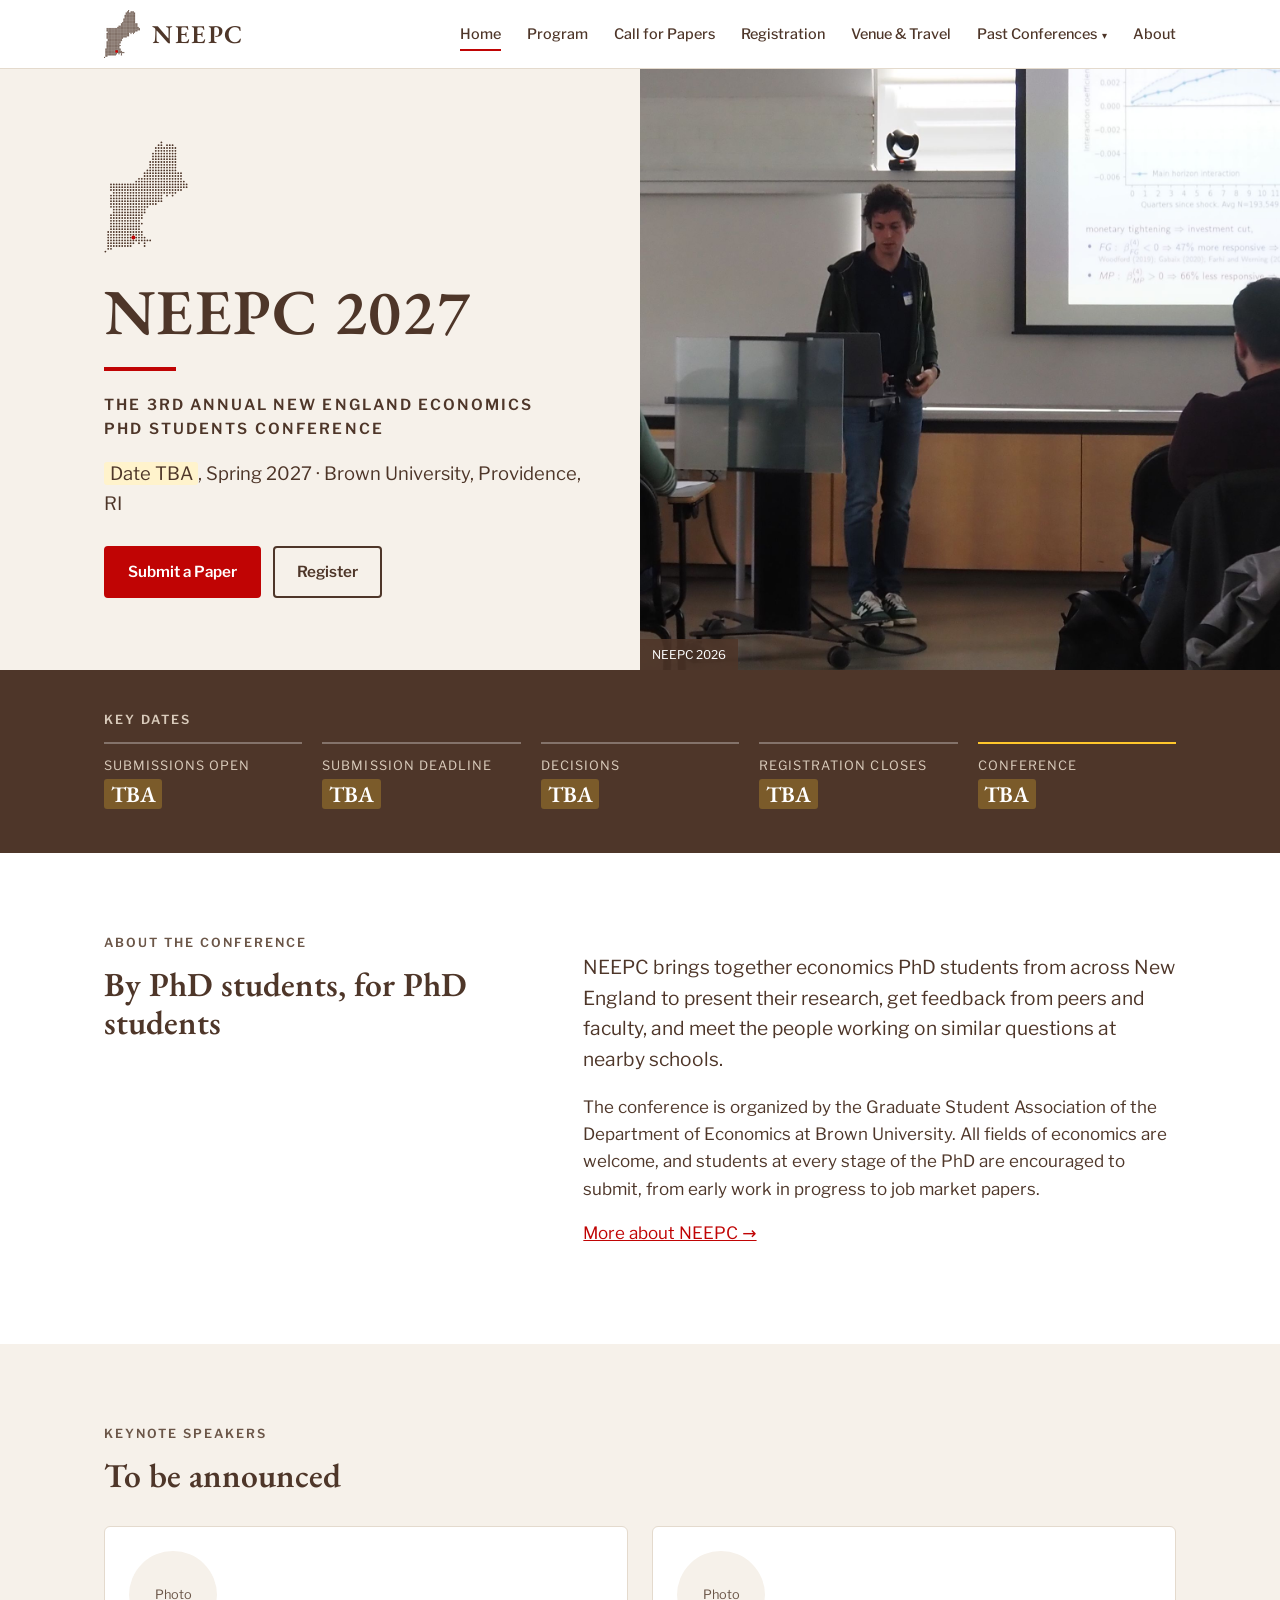
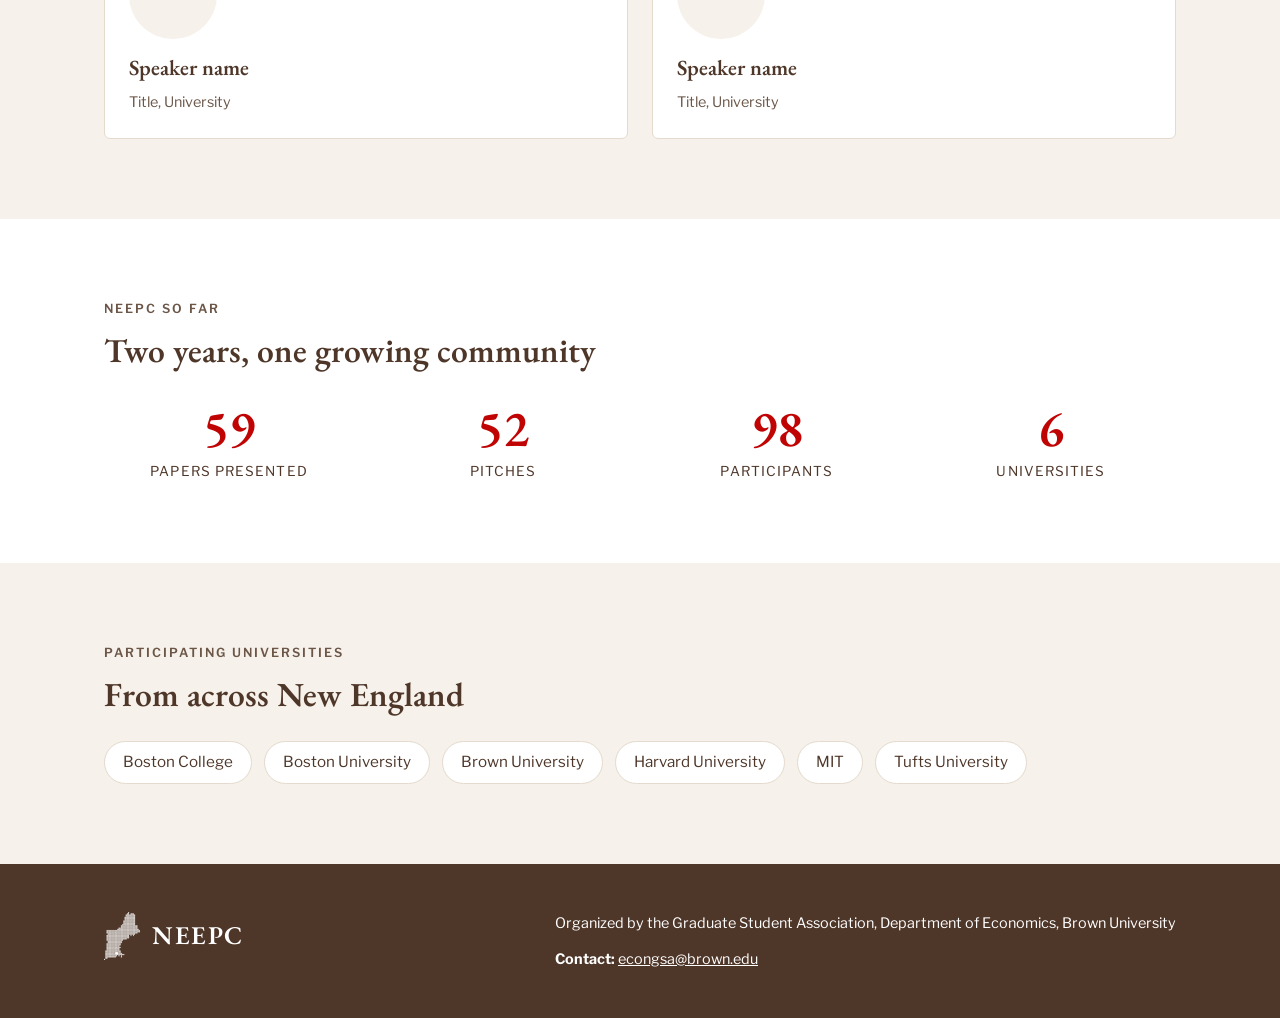
<file: index.html>
<!doctype html>
<html lang="en">
<head>
  <meta charset="utf-8">
  <meta name="viewport" content="width=device-width, initial-scale=1">
  <title>NEEPC 2027 | New England Economics PhD Students Conference</title>
  <meta name="description" content="The 3rd New England Economics PhD Students Conference, hosted by the Graduate Student Association of the Department of Economics at Brown University.">
  <link rel="icon" href="favicon.svg" type="image/svg+xml">
  <link rel="preconnect" href="https://fonts.googleapis.com">
  <link rel="preconnect" href="https://fonts.gstatic.com" crossorigin>
  <link href="https://fonts.googleapis.com/css2?family=EB+Garamond:wght@500;600&family=Libre+Franklin:wght@400;500;600&display=swap" rel="stylesheet">
  <link rel="stylesheet" href="assets/css/style.css">
</head>
<body>

<header class="site-header">
  <div class="wrap">
    <a class="brand" href="./"><img src="assets/img/mark-header@1x.png" srcset="assets/img/mark-header@1x.png 1x, assets/img/mark-header@2x.png 2x, assets/img/mark-header@3x.png 3x, assets/img/mark-header@4x.png 4x" width="36" height="48" alt=""><span>NEEPC</span></a>
    <button class="nav-toggle" aria-expanded="false" aria-controls="nav">Menu</button>
    <ul class="nav" id="nav">
      <li><a href="./" aria-current="page">Home</a></li>
      <li><a href="program.html">Program</a></li>
      <li><a href="call-for-papers.html">Call for Papers</a></li>
      <li><a href="registration.html">Registration</a></li>
      <li><a href="venue.html">Venue &amp; Travel</a></li>
      <li class="has-sub"><a href="past.html">Past Conferences</a><ul class="sub"><li><a href="2025.html">NEEPC 2025</a></li><li><a href="2026.html">NEEPC 2026</a></li></ul></li>
      <li><a href="about.html">About</a></li>
    </ul>
  </div>
</header>

<main>

  <!-- HERO: update the date line and buttons each year -->
  <section class="hero">
    <div class="hero-text">
      <img class="hero-mark" src="assets/img/mark.svg" alt="">
      <h1>NEEPC 2027</h1>
      <hr class="rule">
      <p class="subtitle">The 3rd annual New England Economics<br>PhD Students Conference</p>
      <p class="when"><span class="tba">Date TBA</span>, Spring 2027 · Brown University, Providence, RI</p>
      <div class="actions">
        <a class="btn" href="call-for-papers.html">Submit a Paper</a>
        <a class="btn ghost" href="registration.html">Register</a>
      </div>
    </div>
    <figure class="hero-photo" style="margin:0">
      <img src="assets/img/hero-2026.jpg" alt="A PhD student presents research results at NEEPC 2026">
      <figcaption>NEEPC 2026</figcaption>
    </figure>
  </section>

  <!-- KEY DATES: replace TBA with real dates -->
  <section class="dates">
    <div class="wrap">
      <p class="eyebrow">Key dates</p>
      <ol>
        <li><span class="label">Submissions open</span><span class="date"><span class="tba">TBA</span></span></li>
        <li><span class="label">Submission deadline</span><span class="date"><span class="tba">TBA</span></span></li>
        <li><span class="label">Decisions</span><span class="date"><span class="tba">TBA</span></span></li>
        <li><span class="label">Registration closes</span><span class="date"><span class="tba">TBA</span></span></li>
        <li class="highlight"><span class="label">Conference</span><span class="date"><span class="tba">TBA</span></span></li>
      </ol>
    </div>
  </section>

  <!-- ABOUT -->
  <section class="block">
    <div class="wrap two-col">
      <div>
        <p class="eyebrow">About the conference</p>
        <h2>By PhD students, for PhD students</h2>
      </div>
      <div>
        <p class="lead">NEEPC brings together economics PhD students from across New England to present their research, get feedback from peers and faculty, and meet the people working on similar questions at nearby schools.</p>
        <p>The conference is organized by the Graduate Student Association of the Department of Economics at Brown University. All fields of economics are welcome, and students at every stage of the PhD are encouraged to submit, from early work in progress to job market papers.</p>
        <p><a href="about.html">More about NEEPC →</a></p>
      </div>
    </div>
  </section>

  <!-- KEYNOTES: add photos to assets/img and replace the placeholders -->
  <section class="block alt">
    <div class="wrap">
      <p class="eyebrow">Keynote speakers</p>
      <h2>To be announced</h2>
      <div class="cards">
        <div class="card">
          <div class="avatar">Photo</div>
          <h3>Speaker name</h3>
          <p class="meta">Title, University</p>
        </div>
        <div class="card">
          <div class="avatar">Photo</div>
          <h3>Speaker name</h3>
          <p class="meta">Title, University</p>
        </div>
      </div>
    </div>
  </section>

  <!-- BY THE NUMBERS: totals across past conferences -->
  <section class="block">
    <div class="wrap">
      <p class="eyebrow">NEEPC so far</p>
      <h2>Two years, one growing community</h2>
      <div class="stats">
        <div class="stat"><div class="num">59</div><div class="what">Papers presented</div></div>
        <div class="stat"><div class="num">52</div><div class="what">Pitches</div></div>
        <div class="stat"><div class="num">98</div><div class="what">Participants</div></div>
        <div class="stat"><div class="num">6</div><div class="what">Universities</div></div>
      </div>
    </div>
  </section>

  <!-- SCHOOLS: list every university that has sent presenters -->
  <section class="block alt">
    <div class="wrap">
      <p class="eyebrow">Participating universities</p>
      <h2>From across New England</h2>
      <ul class="schools">
        <li>Boston College</li>
        <li>Boston University</li>
        <li>Brown University</li>
        <li>Harvard University</li>
        <li>MIT</li>
        <li>Tufts University</li>
      </ul>
    </div>
  </section>

</main>

<footer class="site-footer">
  <div class="wrap">
    <a class="brand" href="./"><img src="assets/img/mark-header-white@1x.png" srcset="assets/img/mark-header-white@1x.png 1x, assets/img/mark-header-white@2x.png 2x, assets/img/mark-header-white@3x.png 3x, assets/img/mark-header-white@4x.png 4x" width="36" height="48" alt=""><span>NEEPC</span></a>
    <div class="footer-info">
      <p>Organized by the Graduate Student Association, Department of Economics, Brown University</p>
      <address><strong>Contact:</strong> <a href="mailto:econgsa@brown.edu">econgsa@brown.edu</a></address>
    </div>
  </div>
</footer>

<script>
  const toggle = document.querySelector('.nav-toggle');
  const nav = document.getElementById('nav');
  toggle.addEventListener('click', () => {
    const open = nav.classList.toggle('open');
    toggle.setAttribute('aria-expanded', open);
  });
</script>
</body>
</html>
</file>
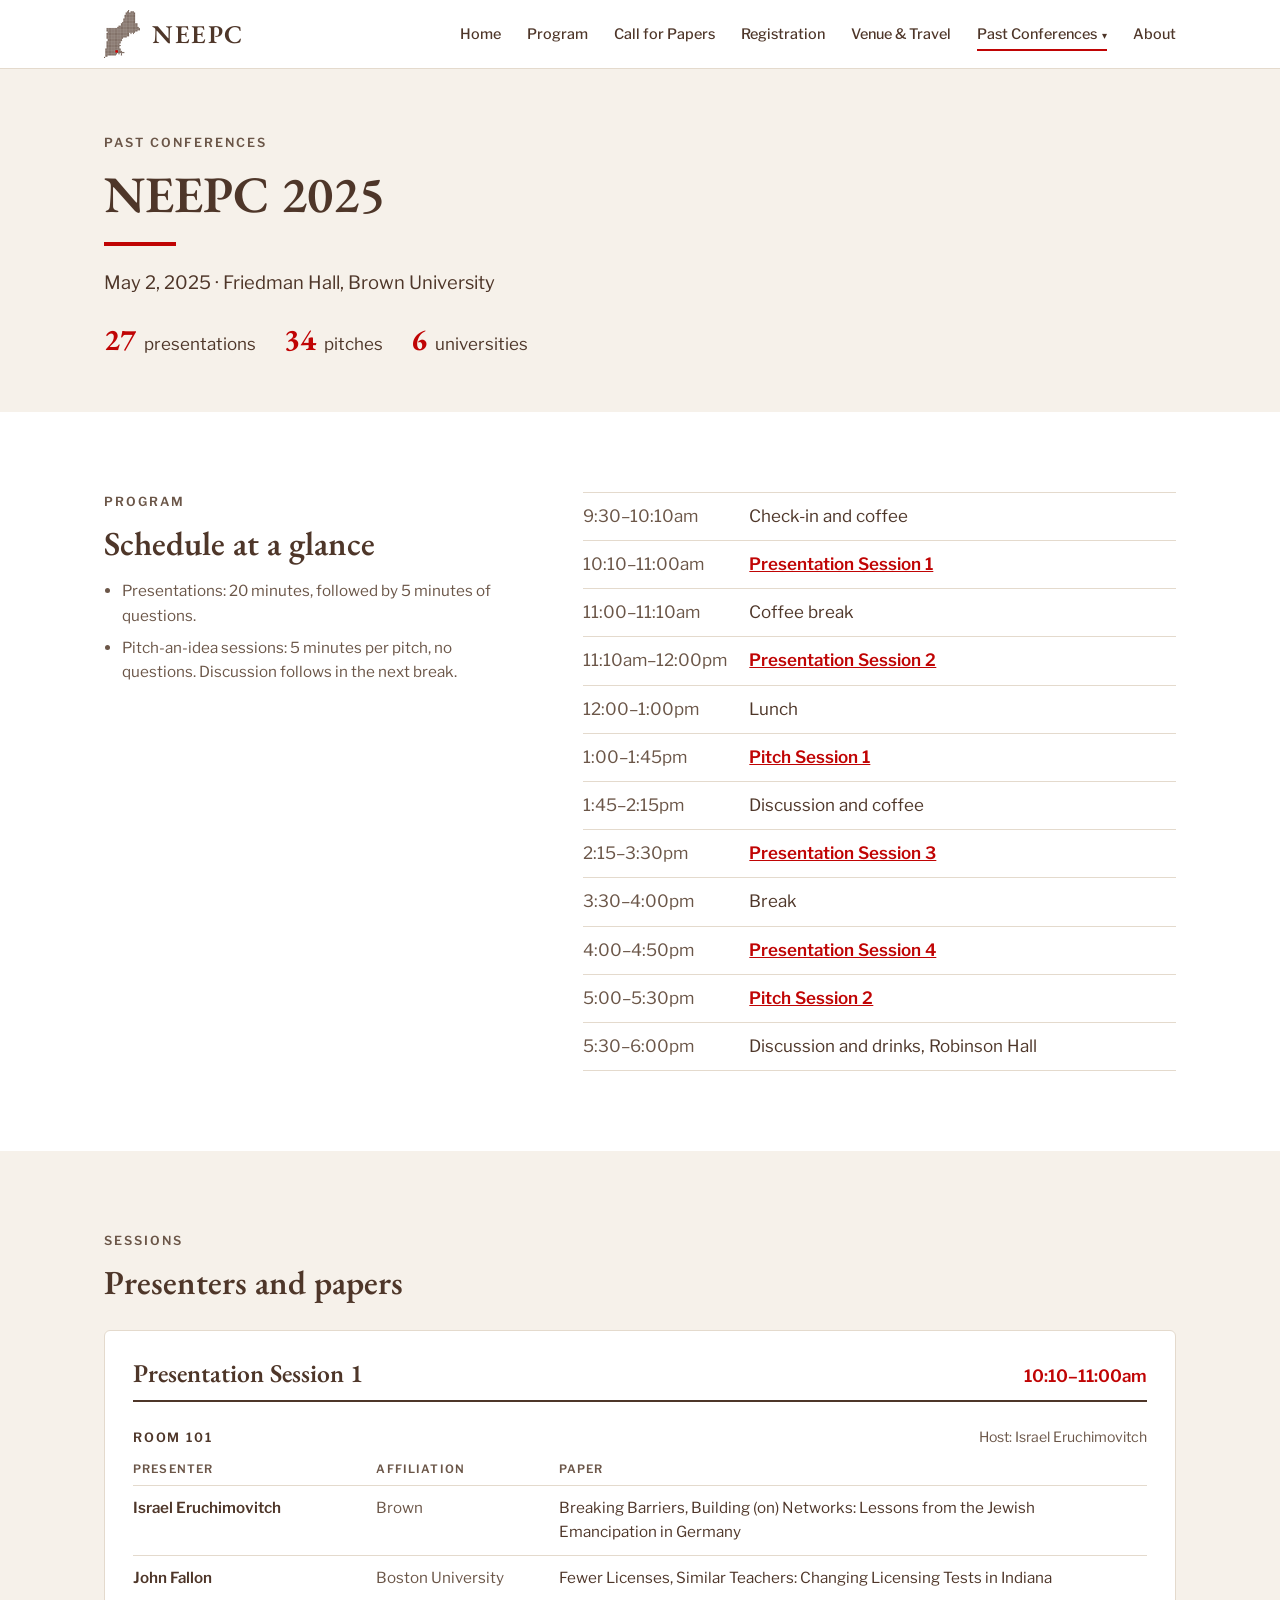
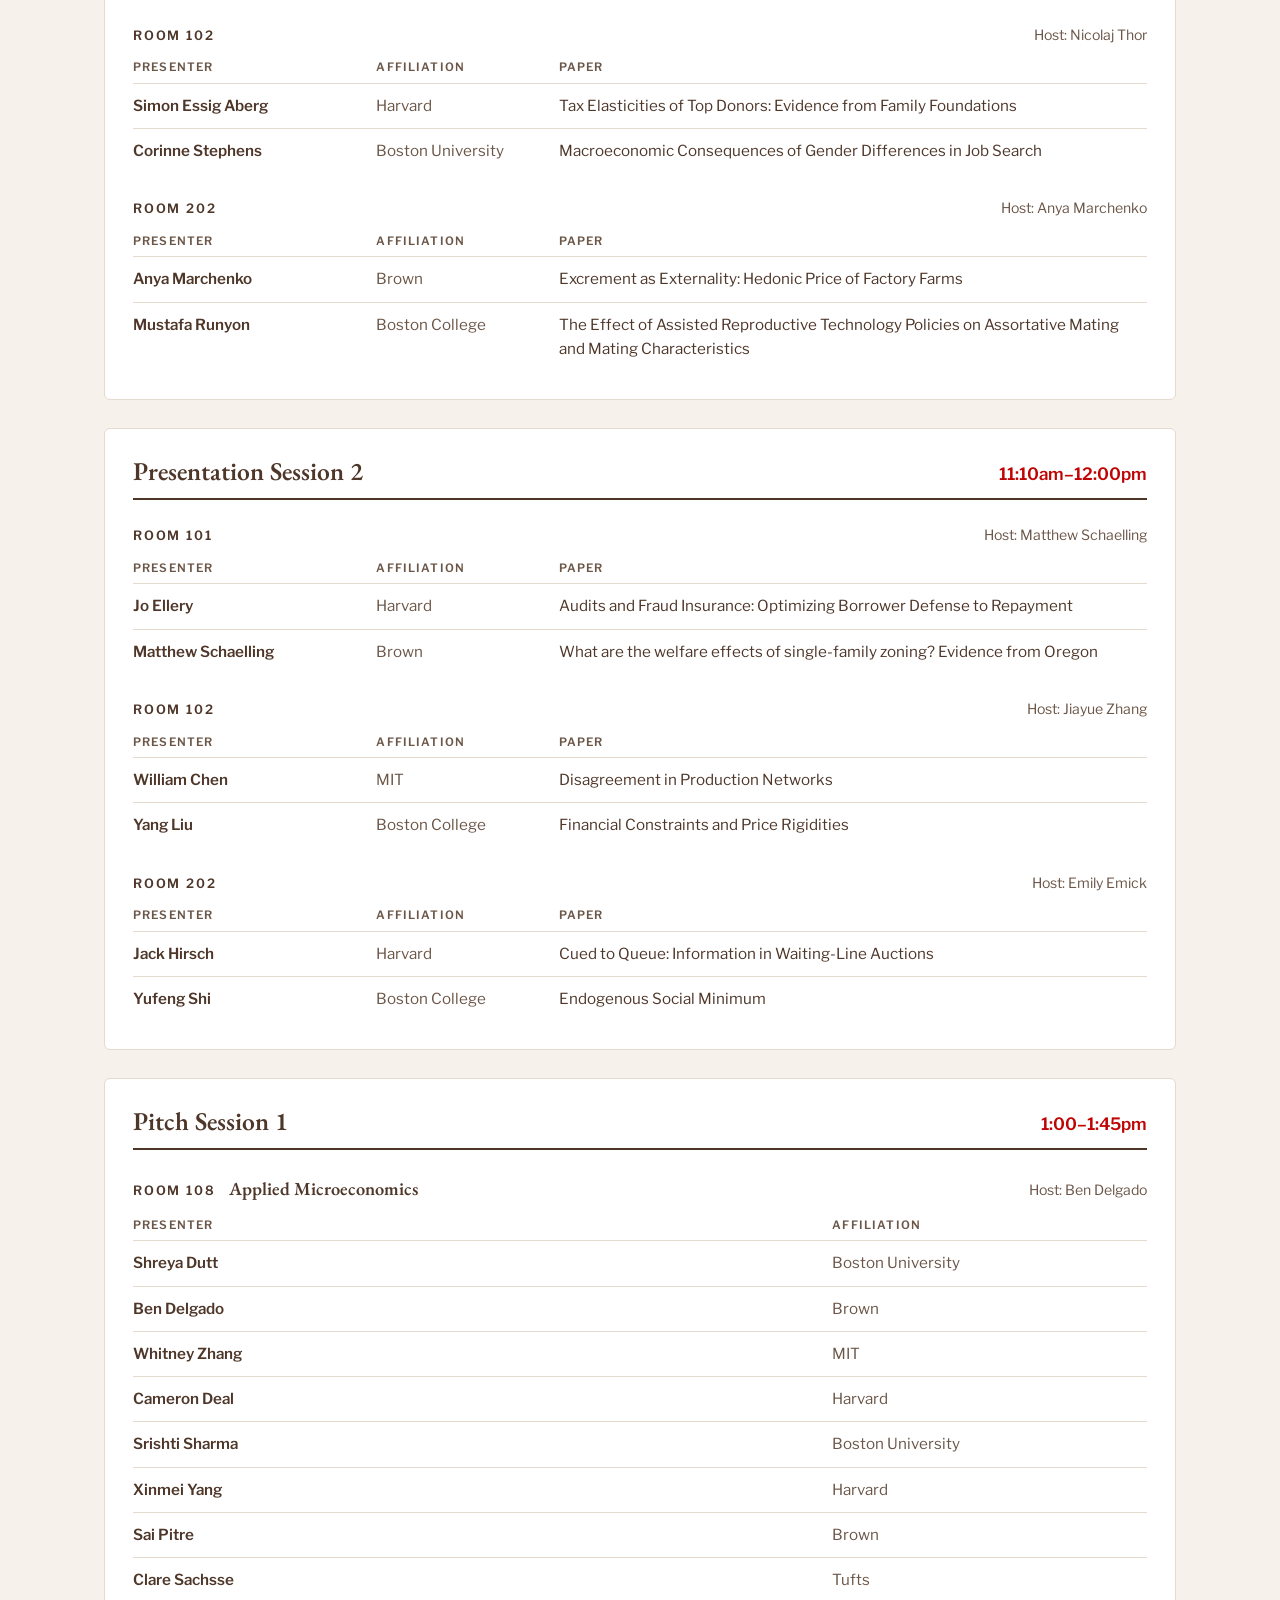
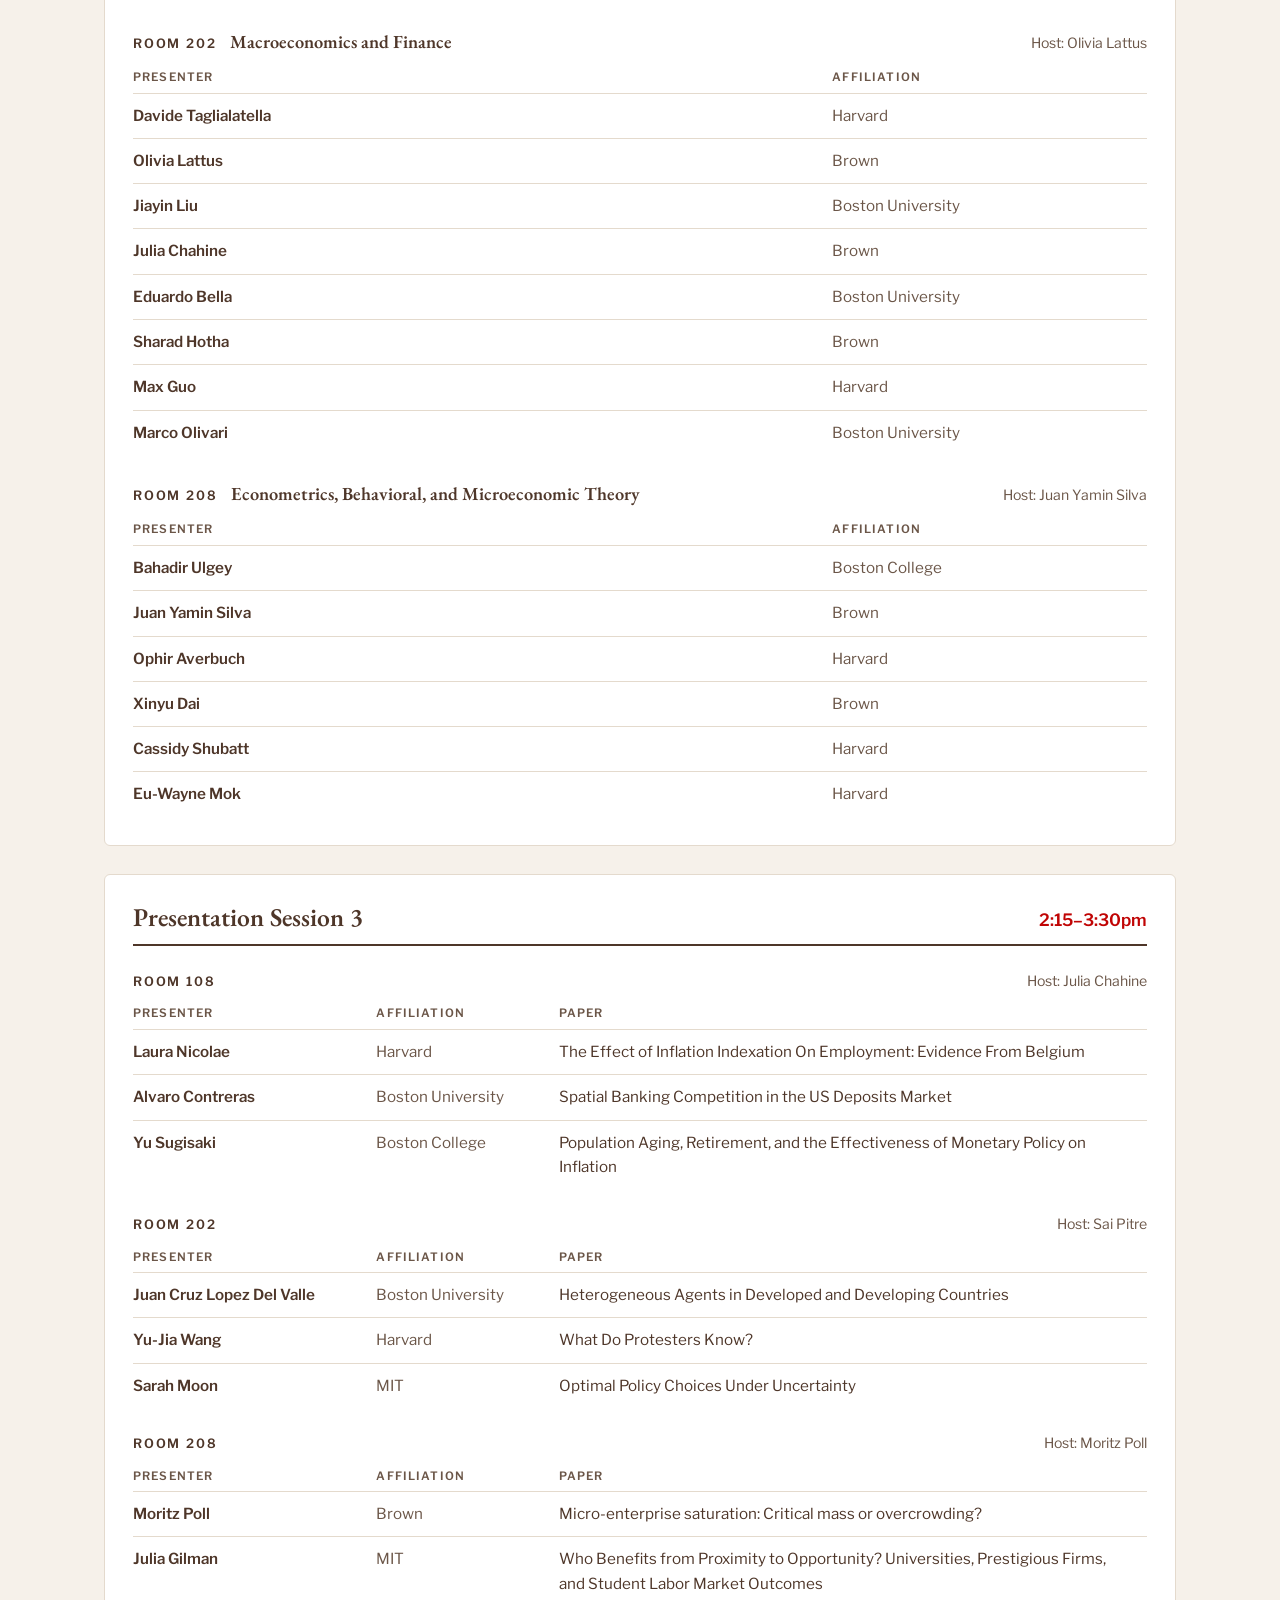
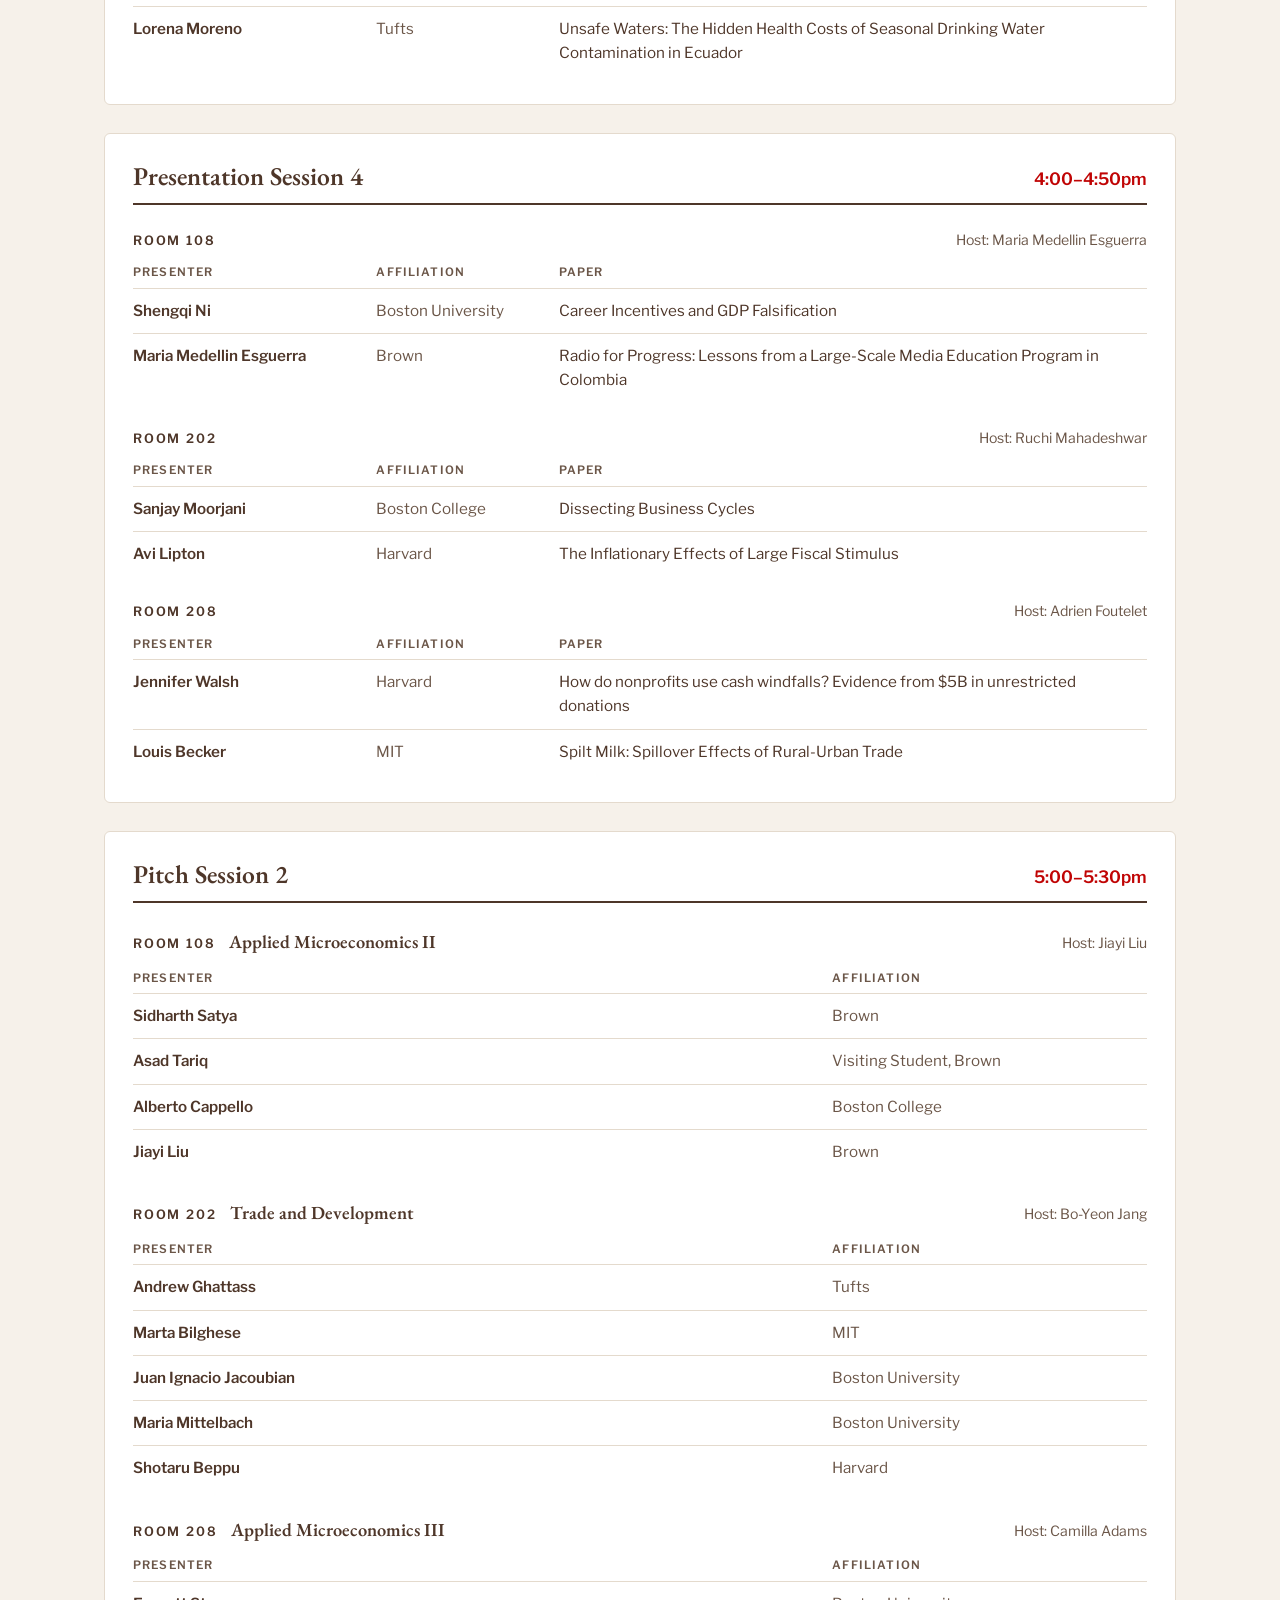
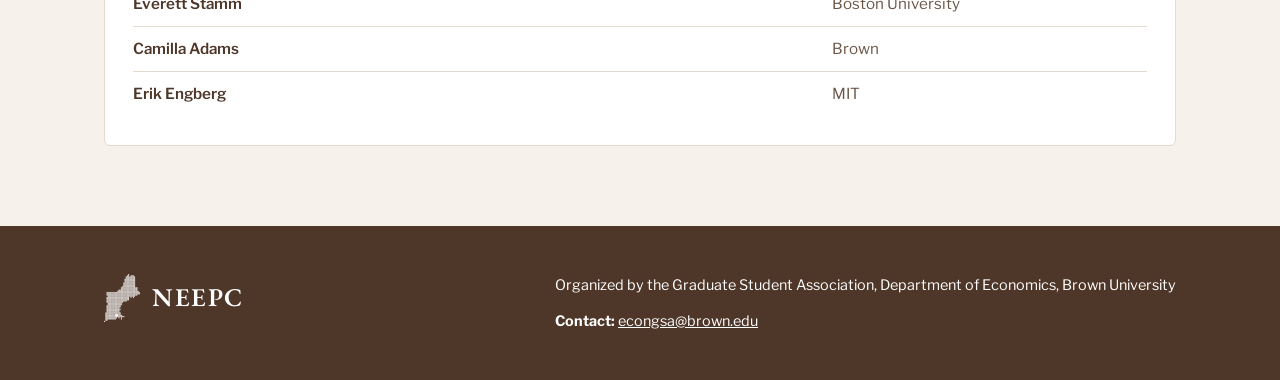
<file: 2025.html>
<!doctype html>
<html lang="en">
<head>
  <meta charset="utf-8">
  <meta name="viewport" content="width=device-width, initial-scale=1">
  <title>NEEPC 2025 | Past Conferences</title>
  <meta name="description" content="Program of NEEPC 2025, held May 2, 2025 at Friedman Hall, Brown University.">
  <link rel="icon" href="favicon.svg" type="image/svg+xml">
  <link rel="preconnect" href="https://fonts.googleapis.com">
  <link rel="preconnect" href="https://fonts.gstatic.com" crossorigin>
  <link href="https://fonts.googleapis.com/css2?family=EB+Garamond:wght@500;600&family=Libre+Franklin:wght@400;500;600&display=swap" rel="stylesheet">
  <link rel="stylesheet" href="assets/css/style.css">
</head>
<body>

<header class="site-header">
  <div class="wrap">
    <a class="brand" href="./"><img src="assets/img/mark-header@1x.png" srcset="assets/img/mark-header@1x.png 1x, assets/img/mark-header@2x.png 2x, assets/img/mark-header@3x.png 3x, assets/img/mark-header@4x.png 4x" width="36" height="48" alt=""><span>NEEPC</span></a>
    <button class="nav-toggle" aria-expanded="false" aria-controls="nav">Menu</button>
    <ul class="nav" id="nav">
      <li><a href="./">Home</a></li>
      <li><a href="program.html">Program</a></li>
      <li><a href="call-for-papers.html">Call for Papers</a></li>
      <li><a href="registration.html">Registration</a></li>
      <li><a href="venue.html">Venue &amp; Travel</a></li>
      <li class="has-sub"><a href="past.html" aria-current="page">Past Conferences</a><ul class="sub"><li><a href="2025.html">NEEPC 2025</a></li><li><a href="2026.html">NEEPC 2026</a></li></ul></li>
      <li><a href="about.html">About</a></li>
    </ul>
  </div>
</header>

<main>
  <section class="page-head">
    <div class="wrap year-head">
      <div>
        <p class="eyebrow"><a href="past.html">Past Conferences</a></p>
        <h1>NEEPC 2025</h1>
        <hr class="rule">
        <p class="year-meta">May 2, 2025 · Friedman Hall, Brown University</p>
        <ul class="year-stats">
          <li><strong>27</strong> presentations</li>
          <li><strong>34</strong> pitches</li>
          <li><strong>6</strong> universities</li>
        </ul>
      </div>
      
    </div>
  </section>

  <section class="block">
    <div class="wrap two-col">
      <div>
        <p class="eyebrow">Program</p>
        <h2>Schedule at a glance</h2>
        <ul class="formats"><li>Presentations: 20 minutes, followed by 5 minutes of questions.</li><li>Pitch-an-idea sessions: 5 minutes per pitch, no questions. Discussion follows in the next break.</li></ul>
      </div>
      <ol class="glance">
        <li><span class="t">9:30–10:10am</span><span class="l">Check-in and coffee</span></li><li class="is-session"><span class="t">10:10–11:00am</span><span class="l"><a href="#p1">Presentation Session 1</a></span></li><li><span class="t">11:00–11:10am</span><span class="l">Coffee break</span></li><li class="is-session"><span class="t">11:10am–12:00pm</span><span class="l"><a href="#p2">Presentation Session 2</a></span></li><li><span class="t">12:00–1:00pm</span><span class="l">Lunch</span></li><li class="is-session"><span class="t">1:00–1:45pm</span><span class="l"><a href="#pitch1">Pitch Session 1</a></span></li><li><span class="t">1:45–2:15pm</span><span class="l">Discussion and coffee</span></li><li class="is-session"><span class="t">2:15–3:30pm</span><span class="l"><a href="#p3">Presentation Session 3</a></span></li><li><span class="t">3:30–4:00pm</span><span class="l">Break</span></li><li class="is-session"><span class="t">4:00–4:50pm</span><span class="l"><a href="#p4">Presentation Session 4</a></span></li><li class="is-session"><span class="t">5:00–5:30pm</span><span class="l"><a href="#pitch2">Pitch Session 2</a></span></li><li><span class="t">5:30–6:00pm</span><span class="l">Discussion and drinks, Robinson Hall</span></li>
      </ol>
    </div>
  </section>

  <section class="block alt">
    <div class="wrap">
      <p class="eyebrow">Sessions</p>
      <h2>Presenters and papers</h2>
      
      <section class="session" id="p1">
        <div class="session-head">
          <h3>Presentation Session 1</h3>
          <span class="session-time">10:10–11:00am</span>
        </div>
        
        <div class="room">
          <div class="room-head"><h4>Room 101</h4><span class="room-host">Host: Israel Eruchimovitch</span></div>
          <table class="talks">
            <thead><tr><th>Presenter</th><th>Affiliation</th><th>Paper</th></tr></thead>
            <tbody>
              <tr><td class="who">Israel Eruchimovitch</td><td class="aff">Brown</td><td class="paper">Breaking Barriers, Building (on) Networks: Lessons from the Jewish Emancipation in Germany</td></tr><tr><td class="who">John Fallon</td><td class="aff">Boston University</td><td class="paper">Fewer Licenses, Similar Teachers: Changing Licensing Tests in Indiana</td></tr>
            </tbody>
          </table>
        </div>
        <div class="room">
          <div class="room-head"><h4>Room 102</h4><span class="room-host">Host: Nicolaj Thor</span></div>
          <table class="talks">
            <thead><tr><th>Presenter</th><th>Affiliation</th><th>Paper</th></tr></thead>
            <tbody>
              <tr><td class="who">Simon Essig Aberg</td><td class="aff">Harvard</td><td class="paper">Tax Elasticities of Top Donors: Evidence from Family Foundations</td></tr><tr><td class="who">Corinne Stephens</td><td class="aff">Boston University</td><td class="paper">Macroeconomic Consequences of Gender Differences in Job Search</td></tr>
            </tbody>
          </table>
        </div>
        <div class="room">
          <div class="room-head"><h4>Room 202</h4><span class="room-host">Host: Anya Marchenko</span></div>
          <table class="talks">
            <thead><tr><th>Presenter</th><th>Affiliation</th><th>Paper</th></tr></thead>
            <tbody>
              <tr><td class="who">Anya Marchenko</td><td class="aff">Brown</td><td class="paper">Excrement as Externality: Hedonic Price of Factory Farms</td></tr><tr><td class="who">Mustafa Runyon</td><td class="aff">Boston College</td><td class="paper">The Effect of Assisted Reproductive Technology Policies on Assortative Mating and Mating Characteristics</td></tr>
            </tbody>
          </table>
        </div>
      </section>
      <section class="session" id="p2">
        <div class="session-head">
          <h3>Presentation Session 2</h3>
          <span class="session-time">11:10am–12:00pm</span>
        </div>
        
        <div class="room">
          <div class="room-head"><h4>Room 101</h4><span class="room-host">Host: Matthew Schaelling</span></div>
          <table class="talks">
            <thead><tr><th>Presenter</th><th>Affiliation</th><th>Paper</th></tr></thead>
            <tbody>
              <tr><td class="who">Jo Ellery</td><td class="aff">Harvard</td><td class="paper">Audits and Fraud Insurance: Optimizing Borrower Defense to Repayment</td></tr><tr><td class="who">Matthew Schaelling</td><td class="aff">Brown</td><td class="paper">What are the welfare effects of single-family zoning? Evidence from Oregon</td></tr>
            </tbody>
          </table>
        </div>
        <div class="room">
          <div class="room-head"><h4>Room 102</h4><span class="room-host">Host: Jiayue Zhang</span></div>
          <table class="talks">
            <thead><tr><th>Presenter</th><th>Affiliation</th><th>Paper</th></tr></thead>
            <tbody>
              <tr><td class="who">William Chen</td><td class="aff">MIT</td><td class="paper">Disagreement in Production Networks</td></tr><tr><td class="who">Yang Liu</td><td class="aff">Boston College</td><td class="paper">Financial Constraints and Price Rigidities</td></tr>
            </tbody>
          </table>
        </div>
        <div class="room">
          <div class="room-head"><h4>Room 202</h4><span class="room-host">Host: Emily Emick</span></div>
          <table class="talks">
            <thead><tr><th>Presenter</th><th>Affiliation</th><th>Paper</th></tr></thead>
            <tbody>
              <tr><td class="who">Jack Hirsch</td><td class="aff">Harvard</td><td class="paper">Cued to Queue: Information in Waiting-Line Auctions</td></tr><tr><td class="who">Yufeng Shi</td><td class="aff">Boston College</td><td class="paper">Endogenous Social Minimum</td></tr>
            </tbody>
          </table>
        </div>
      </section>
      <section class="session" id="pitch1">
        <div class="session-head">
          <h3>Pitch Session 1</h3>
          <span class="session-time">1:00–1:45pm</span>
        </div>
        
        <div class="room">
          <div class="room-head"><h4>Room 108</h4><span class="room-topic">Applied Microeconomics</span><span class="room-host">Host: Ben Delgado</span></div>
          <table class="talks no-titles">
            <thead><tr><th>Presenter</th><th>Affiliation</th></tr></thead>
            <tbody>
              <tr><td class="who">Shreya Dutt</td><td class="aff">Boston University</td></tr><tr><td class="who">Ben Delgado</td><td class="aff">Brown</td></tr><tr><td class="who">Whitney Zhang</td><td class="aff">MIT</td></tr><tr><td class="who">Cameron Deal</td><td class="aff">Harvard</td></tr><tr><td class="who">Srishti Sharma</td><td class="aff">Boston University</td></tr><tr><td class="who">Xinmei Yang</td><td class="aff">Harvard</td></tr><tr><td class="who">Sai Pitre</td><td class="aff">Brown</td></tr><tr><td class="who">Clare Sachsse</td><td class="aff">Tufts</td></tr>
            </tbody>
          </table>
        </div>
        <div class="room">
          <div class="room-head"><h4>Room 202</h4><span class="room-topic">Macroeconomics and Finance</span><span class="room-host">Host: Olivia Lattus</span></div>
          <table class="talks no-titles">
            <thead><tr><th>Presenter</th><th>Affiliation</th></tr></thead>
            <tbody>
              <tr><td class="who">Davide Taglialatella</td><td class="aff">Harvard</td></tr><tr><td class="who">Olivia Lattus</td><td class="aff">Brown</td></tr><tr><td class="who">Jiayin Liu</td><td class="aff">Boston University</td></tr><tr><td class="who">Julia Chahine</td><td class="aff">Brown</td></tr><tr><td class="who">Eduardo Bella</td><td class="aff">Boston University</td></tr><tr><td class="who">Sharad Hotha</td><td class="aff">Brown</td></tr><tr><td class="who">Max Guo</td><td class="aff">Harvard</td></tr><tr><td class="who">Marco Olivari</td><td class="aff">Boston University</td></tr>
            </tbody>
          </table>
        </div>
        <div class="room">
          <div class="room-head"><h4>Room 208</h4><span class="room-topic">Econometrics, Behavioral, and Microeconomic Theory</span><span class="room-host">Host: Juan Yamin Silva</span></div>
          <table class="talks no-titles">
            <thead><tr><th>Presenter</th><th>Affiliation</th></tr></thead>
            <tbody>
              <tr><td class="who">Bahadir Ulgey</td><td class="aff">Boston College</td></tr><tr><td class="who">Juan Yamin Silva</td><td class="aff">Brown</td></tr><tr><td class="who">Ophir Averbuch</td><td class="aff">Harvard</td></tr><tr><td class="who">Xinyu Dai</td><td class="aff">Brown</td></tr><tr><td class="who">Cassidy Shubatt</td><td class="aff">Harvard</td></tr><tr><td class="who">Eu-Wayne Mok</td><td class="aff">Harvard</td></tr>
            </tbody>
          </table>
        </div>
      </section>
      <section class="session" id="p3">
        <div class="session-head">
          <h3>Presentation Session 3</h3>
          <span class="session-time">2:15–3:30pm</span>
        </div>
        
        <div class="room">
          <div class="room-head"><h4>Room 108</h4><span class="room-host">Host: Julia Chahine</span></div>
          <table class="talks">
            <thead><tr><th>Presenter</th><th>Affiliation</th><th>Paper</th></tr></thead>
            <tbody>
              <tr><td class="who">Laura Nicolae</td><td class="aff">Harvard</td><td class="paper">The Effect of Inflation Indexation On Employment: Evidence From Belgium</td></tr><tr><td class="who">Alvaro Contreras</td><td class="aff">Boston University</td><td class="paper">Spatial Banking Competition in the US Deposits Market</td></tr><tr><td class="who">Yu Sugisaki</td><td class="aff">Boston College</td><td class="paper">Population Aging, Retirement, and the Effectiveness of Monetary Policy on Inflation</td></tr>
            </tbody>
          </table>
        </div>
        <div class="room">
          <div class="room-head"><h4>Room 202</h4><span class="room-host">Host: Sai Pitre</span></div>
          <table class="talks">
            <thead><tr><th>Presenter</th><th>Affiliation</th><th>Paper</th></tr></thead>
            <tbody>
              <tr><td class="who">Juan Cruz Lopez Del Valle</td><td class="aff">Boston University</td><td class="paper">Heterogeneous Agents in Developed and Developing Countries</td></tr><tr><td class="who">Yu-Jia Wang</td><td class="aff">Harvard</td><td class="paper">What Do Protesters Know?</td></tr><tr><td class="who">Sarah Moon</td><td class="aff">MIT</td><td class="paper">Optimal Policy Choices Under Uncertainty</td></tr>
            </tbody>
          </table>
        </div>
        <div class="room">
          <div class="room-head"><h4>Room 208</h4><span class="room-host">Host: Moritz Poll</span></div>
          <table class="talks">
            <thead><tr><th>Presenter</th><th>Affiliation</th><th>Paper</th></tr></thead>
            <tbody>
              <tr><td class="who">Moritz Poll</td><td class="aff">Brown</td><td class="paper">Micro-enterprise saturation: Critical mass or overcrowding?</td></tr><tr><td class="who">Julia Gilman</td><td class="aff">MIT</td><td class="paper">Who Benefits from Proximity to Opportunity? Universities, Prestigious Firms, and Student Labor Market Outcomes</td></tr><tr><td class="who">Lorena Moreno</td><td class="aff">Tufts</td><td class="paper">Unsafe Waters: The Hidden Health Costs of Seasonal Drinking Water Contamination in Ecuador</td></tr>
            </tbody>
          </table>
        </div>
      </section>
      <section class="session" id="p4">
        <div class="session-head">
          <h3>Presentation Session 4</h3>
          <span class="session-time">4:00–4:50pm</span>
        </div>
        
        <div class="room">
          <div class="room-head"><h4>Room 108</h4><span class="room-host">Host: Maria Medellin Esguerra</span></div>
          <table class="talks">
            <thead><tr><th>Presenter</th><th>Affiliation</th><th>Paper</th></tr></thead>
            <tbody>
              <tr><td class="who">Shengqi Ni</td><td class="aff">Boston University</td><td class="paper">Career Incentives and GDP Falsification</td></tr><tr><td class="who">Maria Medellin Esguerra</td><td class="aff">Brown</td><td class="paper">Radio for Progress: Lessons from a Large-Scale Media Education Program in Colombia</td></tr>
            </tbody>
          </table>
        </div>
        <div class="room">
          <div class="room-head"><h4>Room 202</h4><span class="room-host">Host: Ruchi Mahadeshwar</span></div>
          <table class="talks">
            <thead><tr><th>Presenter</th><th>Affiliation</th><th>Paper</th></tr></thead>
            <tbody>
              <tr><td class="who">Sanjay Moorjani</td><td class="aff">Boston College</td><td class="paper">Dissecting Business Cycles</td></tr><tr><td class="who">Avi Lipton</td><td class="aff">Harvard</td><td class="paper">The Inflationary Effects of Large Fiscal Stimulus</td></tr>
            </tbody>
          </table>
        </div>
        <div class="room">
          <div class="room-head"><h4>Room 208</h4><span class="room-host">Host: Adrien Foutelet</span></div>
          <table class="talks">
            <thead><tr><th>Presenter</th><th>Affiliation</th><th>Paper</th></tr></thead>
            <tbody>
              <tr><td class="who">Jennifer Walsh</td><td class="aff">Harvard</td><td class="paper">How do nonprofits use cash windfalls? Evidence from $5B in unrestricted donations</td></tr><tr><td class="who">Louis Becker</td><td class="aff">MIT</td><td class="paper">Spilt Milk: Spillover Effects of Rural-Urban Trade</td></tr>
            </tbody>
          </table>
        </div>
      </section>
      <section class="session" id="pitch2">
        <div class="session-head">
          <h3>Pitch Session 2</h3>
          <span class="session-time">5:00–5:30pm</span>
        </div>
        
        <div class="room">
          <div class="room-head"><h4>Room 108</h4><span class="room-topic">Applied Microeconomics II</span><span class="room-host">Host: Jiayi Liu</span></div>
          <table class="talks no-titles">
            <thead><tr><th>Presenter</th><th>Affiliation</th></tr></thead>
            <tbody>
              <tr><td class="who">Sidharth Satya</td><td class="aff">Brown</td></tr><tr><td class="who">Asad Tariq</td><td class="aff">Visiting Student, Brown</td></tr><tr><td class="who">Alberto Cappello</td><td class="aff">Boston College</td></tr><tr><td class="who">Jiayi Liu</td><td class="aff">Brown</td></tr>
            </tbody>
          </table>
        </div>
        <div class="room">
          <div class="room-head"><h4>Room 202</h4><span class="room-topic">Trade and Development</span><span class="room-host">Host: Bo-Yeon Jang</span></div>
          <table class="talks no-titles">
            <thead><tr><th>Presenter</th><th>Affiliation</th></tr></thead>
            <tbody>
              <tr><td class="who">Andrew Ghattass</td><td class="aff">Tufts</td></tr><tr><td class="who">Marta Bilghese</td><td class="aff">MIT</td></tr><tr><td class="who">Juan Ignacio Jacoubian</td><td class="aff">Boston University</td></tr><tr><td class="who">Maria Mittelbach</td><td class="aff">Boston University</td></tr><tr><td class="who">Shotaru Beppu</td><td class="aff">Harvard</td></tr>
            </tbody>
          </table>
        </div>
        <div class="room">
          <div class="room-head"><h4>Room 208</h4><span class="room-topic">Applied Microeconomics III</span><span class="room-host">Host: Camilla Adams</span></div>
          <table class="talks no-titles">
            <thead><tr><th>Presenter</th><th>Affiliation</th></tr></thead>
            <tbody>
              <tr><td class="who">Everett Stamm</td><td class="aff">Boston University</td></tr><tr><td class="who">Camilla Adams</td><td class="aff">Brown</td></tr><tr><td class="who">Erik Engberg</td><td class="aff">MIT</td></tr>
            </tbody>
          </table>
        </div>
      </section>
    </div>
  </section>
</main>

<footer class="site-footer">
  <div class="wrap">
    <a class="brand" href="./"><img src="assets/img/mark-header-white@1x.png" srcset="assets/img/mark-header-white@1x.png 1x, assets/img/mark-header-white@2x.png 2x, assets/img/mark-header-white@3x.png 3x, assets/img/mark-header-white@4x.png 4x" width="36" height="48" alt=""><span>NEEPC</span></a>
    <div class="footer-info">
      <p>Organized by the Graduate Student Association, Department of Economics, Brown University</p>
      <address><strong>Contact:</strong> <a href="mailto:econgsa@brown.edu">econgsa@brown.edu</a></address>
    </div>
  </div>
</footer>

<script>
  const toggle = document.querySelector('.nav-toggle');
  const nav = document.getElementById('nav');
  toggle.addEventListener('click', () => {
    const open = nav.classList.toggle('open');
    toggle.setAttribute('aria-expanded', open);
  });
</script>
</body>
</html>
</file>
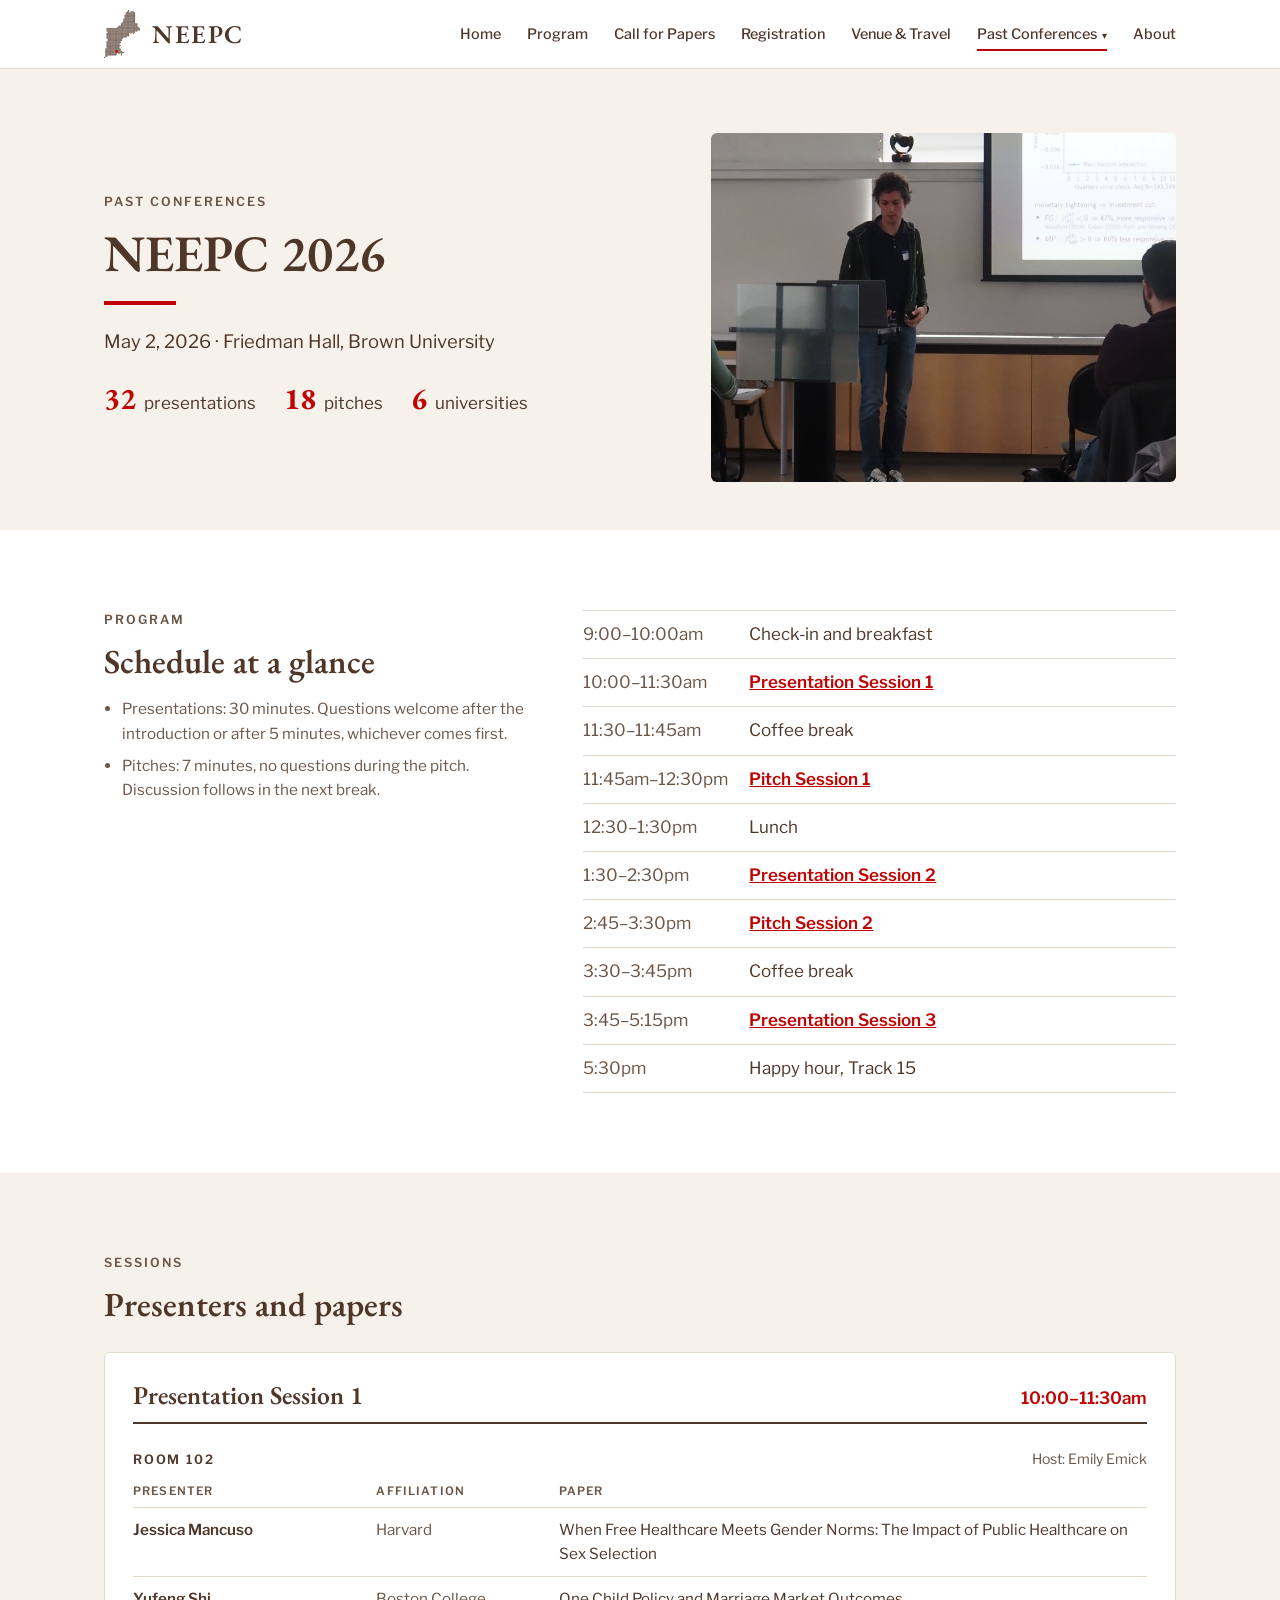
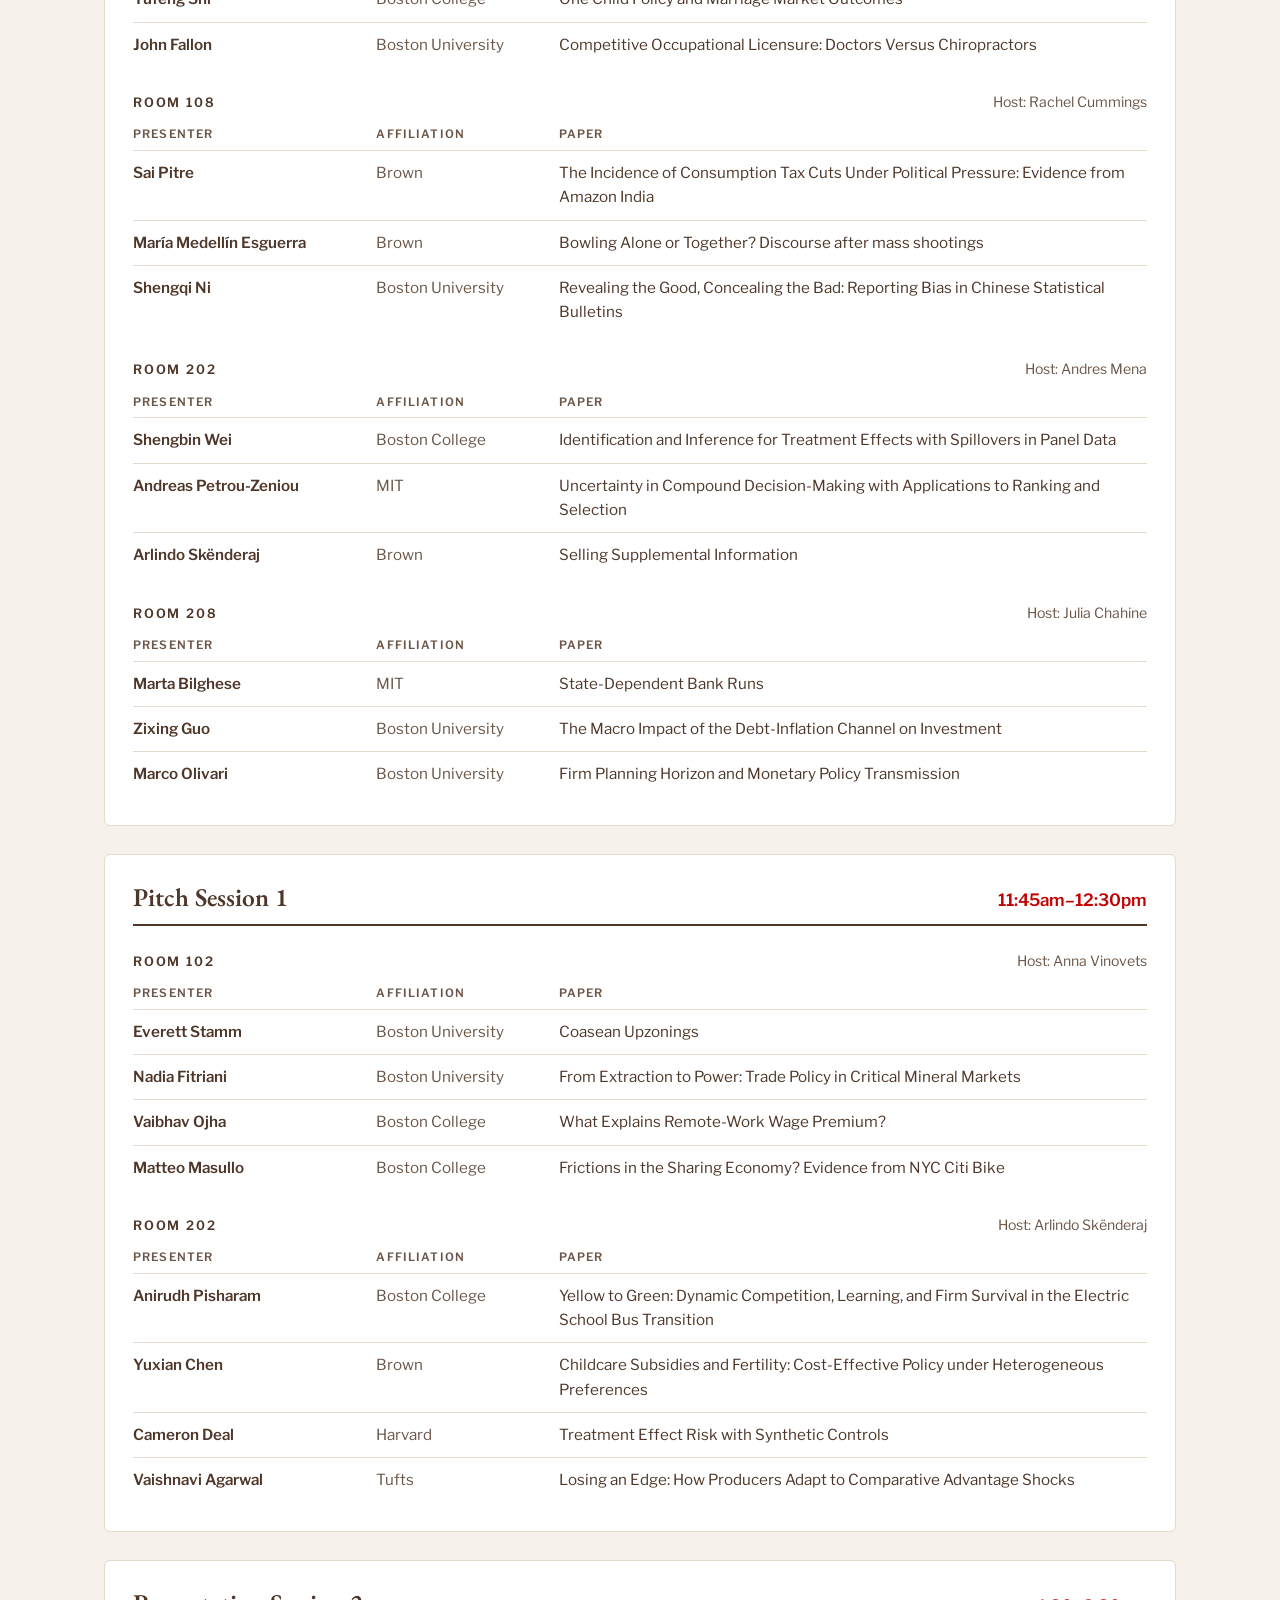
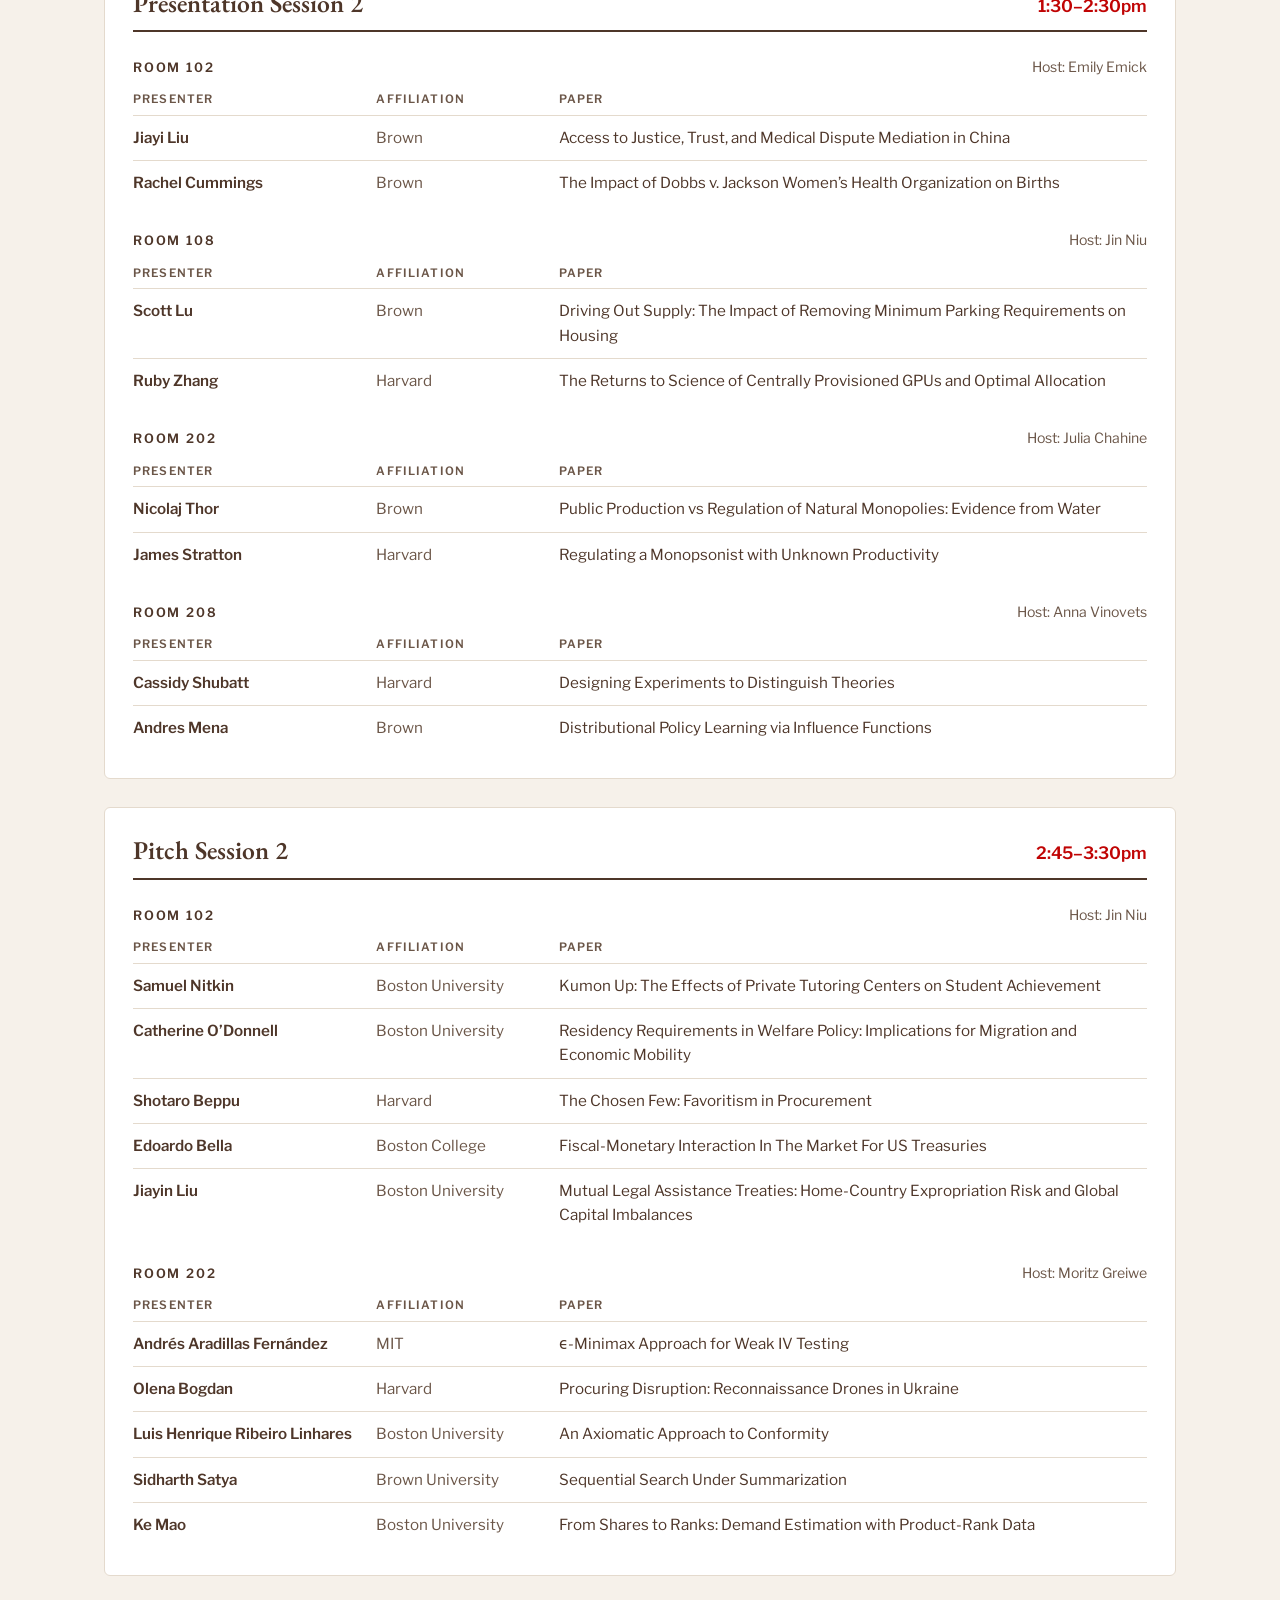
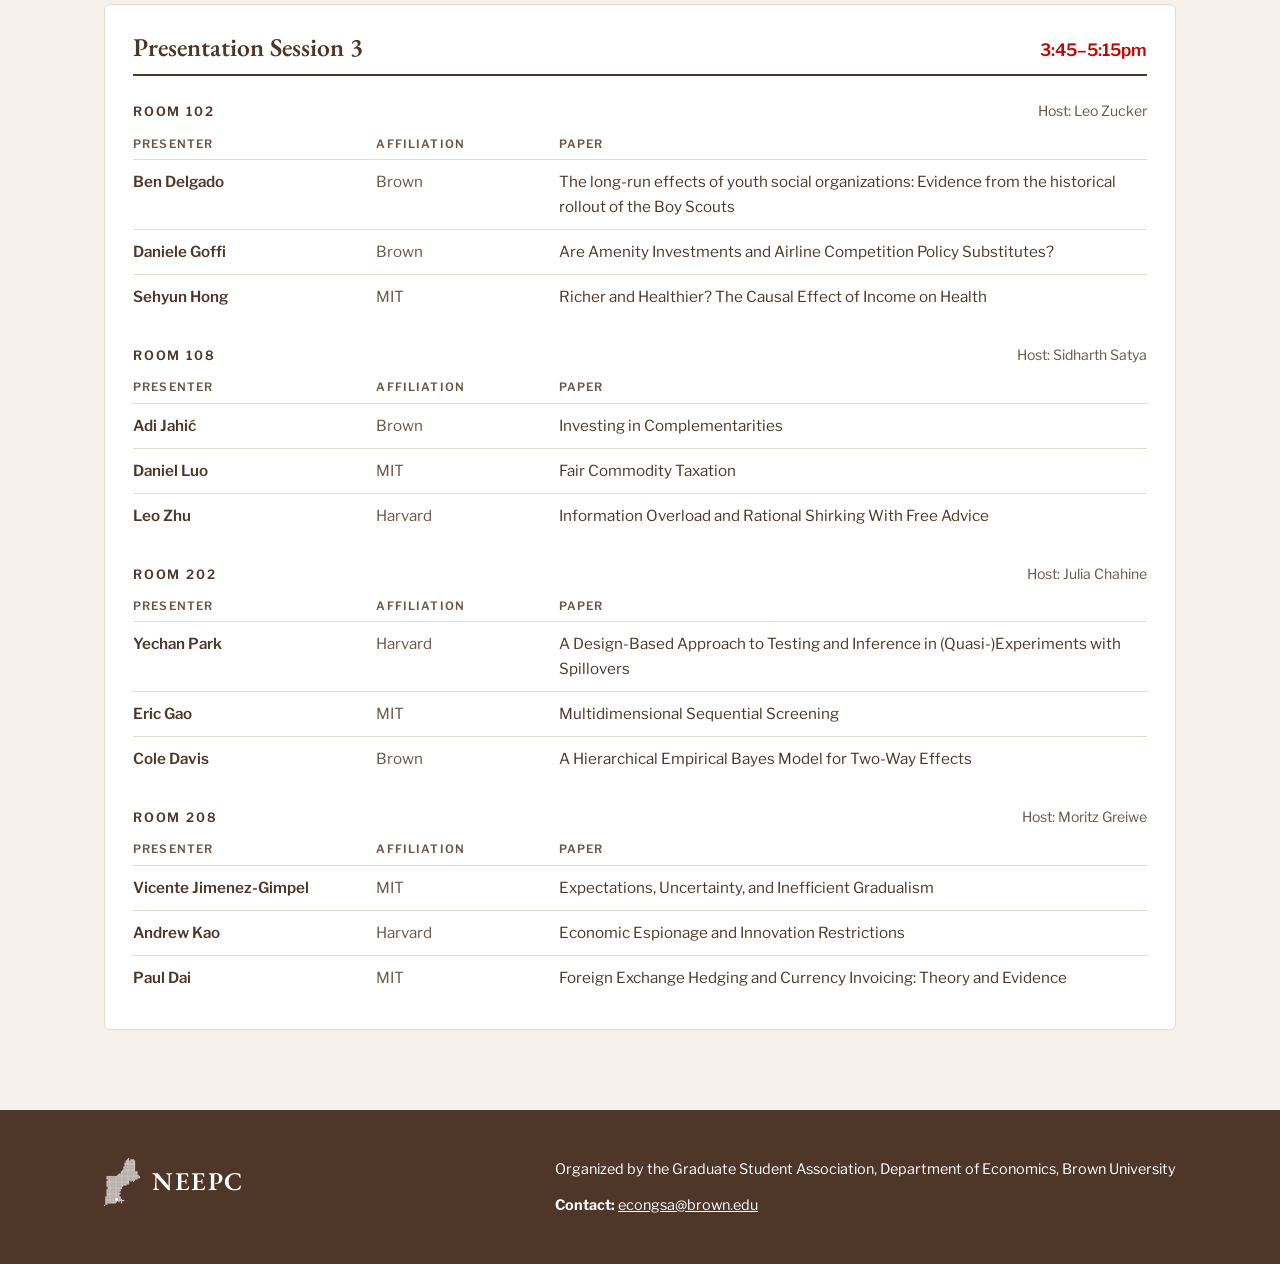
<file: 2026.html>
<!doctype html>
<html lang="en">
<head>
  <meta charset="utf-8">
  <meta name="viewport" content="width=device-width, initial-scale=1">
  <title>NEEPC 2026 | Past Conferences</title>
  <meta name="description" content="Program of NEEPC 2026, held May 2, 2026 at Friedman Hall, Brown University.">
  <link rel="icon" href="favicon.svg" type="image/svg+xml">
  <link rel="preconnect" href="https://fonts.googleapis.com">
  <link rel="preconnect" href="https://fonts.gstatic.com" crossorigin>
  <link href="https://fonts.googleapis.com/css2?family=EB+Garamond:wght@500;600&family=Libre+Franklin:wght@400;500;600&display=swap" rel="stylesheet">
  <link rel="stylesheet" href="assets/css/style.css">
</head>
<body>

<header class="site-header">
  <div class="wrap">
    <a class="brand" href="./"><img src="assets/img/mark-header@1x.png" srcset="assets/img/mark-header@1x.png 1x, assets/img/mark-header@2x.png 2x, assets/img/mark-header@3x.png 3x, assets/img/mark-header@4x.png 4x" width="36" height="48" alt=""><span>NEEPC</span></a>
    <button class="nav-toggle" aria-expanded="false" aria-controls="nav">Menu</button>
    <ul class="nav" id="nav">
      <li><a href="./">Home</a></li>
      <li><a href="program.html">Program</a></li>
      <li><a href="call-for-papers.html">Call for Papers</a></li>
      <li><a href="registration.html">Registration</a></li>
      <li><a href="venue.html">Venue &amp; Travel</a></li>
      <li class="has-sub"><a href="past.html" aria-current="page">Past Conferences</a><ul class="sub"><li><a href="2025.html">NEEPC 2025</a></li><li><a href="2026.html">NEEPC 2026</a></li></ul></li>
      <li><a href="about.html">About</a></li>
    </ul>
  </div>
</header>

<main>
  <section class="page-head">
    <div class="wrap year-head has-photo">
      <div>
        <p class="eyebrow"><a href="past.html">Past Conferences</a></p>
        <h1>NEEPC 2026</h1>
        <hr class="rule">
        <p class="year-meta">May 2, 2026 · Friedman Hall, Brown University</p>
        <ul class="year-stats">
          <li><strong>32</strong> presentations</li>
          <li><strong>18</strong> pitches</li>
          <li><strong>6</strong> universities</li>
        </ul>
      </div>
      <figure class="year-photo"><img src="assets/img/hero-2026.jpg" alt="A presentation at NEEPC 2026"></figure>
    </div>
  </section>

  <section class="block">
    <div class="wrap two-col">
      <div>
        <p class="eyebrow">Program</p>
        <h2>Schedule at a glance</h2>
        <ul class="formats"><li>Presentations: 30 minutes. Questions welcome after the introduction or after 5 minutes, whichever comes first.</li><li>Pitches: 7 minutes, no questions during the pitch. Discussion follows in the next break.</li></ul>
      </div>
      <ol class="glance">
        <li><span class="t">9:00–10:00am</span><span class="l">Check-in and breakfast</span></li><li class="is-session"><span class="t">10:00–11:30am</span><span class="l"><a href="#p1">Presentation Session 1</a></span></li><li><span class="t">11:30–11:45am</span><span class="l">Coffee break</span></li><li class="is-session"><span class="t">11:45am–12:30pm</span><span class="l"><a href="#pitch1">Pitch Session 1</a></span></li><li><span class="t">12:30–1:30pm</span><span class="l">Lunch</span></li><li class="is-session"><span class="t">1:30–2:30pm</span><span class="l"><a href="#p2">Presentation Session 2</a></span></li><li class="is-session"><span class="t">2:45–3:30pm</span><span class="l"><a href="#pitch2">Pitch Session 2</a></span></li><li><span class="t">3:30–3:45pm</span><span class="l">Coffee break</span></li><li class="is-session"><span class="t">3:45–5:15pm</span><span class="l"><a href="#p3">Presentation Session 3</a></span></li><li><span class="t">5:30pm</span><span class="l">Happy hour, Track 15</span></li>
      </ol>
    </div>
  </section>

  <section class="block alt">
    <div class="wrap">
      <p class="eyebrow">Sessions</p>
      <h2>Presenters and papers</h2>
      
      <section class="session" id="p1">
        <div class="session-head">
          <h3>Presentation Session 1</h3>
          <span class="session-time">10:00–11:30am</span>
        </div>
        
        <div class="room">
          <div class="room-head"><h4>Room 102</h4><span class="room-host">Host: Emily Emick</span></div>
          <table class="talks">
            <thead><tr><th>Presenter</th><th>Affiliation</th><th>Paper</th></tr></thead>
            <tbody>
              <tr><td class="who">Jessica Mancuso</td><td class="aff">Harvard</td><td class="paper">When Free Healthcare Meets Gender Norms: The Impact of Public Healthcare on Sex Selection</td></tr><tr><td class="who">Yufeng Shi</td><td class="aff">Boston College</td><td class="paper">One Child Policy and Marriage Market Outcomes</td></tr><tr><td class="who">John Fallon</td><td class="aff">Boston University</td><td class="paper">Competitive Occupational Licensure: Doctors Versus Chiropractors</td></tr>
            </tbody>
          </table>
        </div>
        <div class="room">
          <div class="room-head"><h4>Room 108</h4><span class="room-host">Host: Rachel Cummings</span></div>
          <table class="talks">
            <thead><tr><th>Presenter</th><th>Affiliation</th><th>Paper</th></tr></thead>
            <tbody>
              <tr><td class="who">Sai Pitre</td><td class="aff">Brown</td><td class="paper">The Incidence of Consumption Tax Cuts Under Political Pressure: Evidence from Amazon India</td></tr><tr><td class="who">María Medellín Esguerra</td><td class="aff">Brown</td><td class="paper">Bowling Alone or Together? Discourse after mass shootings</td></tr><tr><td class="who">Shengqi Ni</td><td class="aff">Boston University</td><td class="paper">Revealing the Good, Concealing the Bad: Reporting Bias in Chinese Statistical Bulletins</td></tr>
            </tbody>
          </table>
        </div>
        <div class="room">
          <div class="room-head"><h4>Room 202</h4><span class="room-host">Host: Andres Mena</span></div>
          <table class="talks">
            <thead><tr><th>Presenter</th><th>Affiliation</th><th>Paper</th></tr></thead>
            <tbody>
              <tr><td class="who">Shengbin Wei</td><td class="aff">Boston College</td><td class="paper">Identification and Inference for Treatment Effects with Spillovers in Panel Data</td></tr><tr><td class="who">Andreas Petrou-Zeniou</td><td class="aff">MIT</td><td class="paper">Uncertainty in Compound Decision-Making with Applications to Ranking and Selection</td></tr><tr><td class="who">Arlindo Skënderaj</td><td class="aff">Brown</td><td class="paper">Selling Supplemental Information</td></tr>
            </tbody>
          </table>
        </div>
        <div class="room">
          <div class="room-head"><h4>Room 208</h4><span class="room-host">Host: Julia Chahine</span></div>
          <table class="talks">
            <thead><tr><th>Presenter</th><th>Affiliation</th><th>Paper</th></tr></thead>
            <tbody>
              <tr><td class="who">Marta Bilghese</td><td class="aff">MIT</td><td class="paper">State-Dependent Bank Runs</td></tr><tr><td class="who">Zixing Guo</td><td class="aff">Boston University</td><td class="paper">The Macro Impact of the Debt-Inflation Channel on Investment</td></tr><tr><td class="who">Marco Olivari</td><td class="aff">Boston University</td><td class="paper">Firm Planning Horizon and Monetary Policy Transmission</td></tr>
            </tbody>
          </table>
        </div>
      </section>
      <section class="session" id="pitch1">
        <div class="session-head">
          <h3>Pitch Session 1</h3>
          <span class="session-time">11:45am–12:30pm</span>
        </div>
        
        <div class="room">
          <div class="room-head"><h4>Room 102</h4><span class="room-host">Host: Anna Vinovets</span></div>
          <table class="talks">
            <thead><tr><th>Presenter</th><th>Affiliation</th><th>Paper</th></tr></thead>
            <tbody>
              <tr><td class="who">Everett Stamm</td><td class="aff">Boston University</td><td class="paper">Coasean Upzonings</td></tr><tr><td class="who">Nadia Fitriani</td><td class="aff">Boston University</td><td class="paper">From Extraction to Power: Trade Policy in Critical Mineral Markets</td></tr><tr><td class="who">Vaibhav Ojha</td><td class="aff">Boston College</td><td class="paper">What Explains Remote-Work Wage Premium?</td></tr><tr><td class="who">Matteo Masullo</td><td class="aff">Boston College</td><td class="paper">Frictions in the Sharing Economy? Evidence from NYC Citi Bike</td></tr>
            </tbody>
          </table>
        </div>
        <div class="room">
          <div class="room-head"><h4>Room 202</h4><span class="room-host">Host: Arlindo Skënderaj</span></div>
          <table class="talks">
            <thead><tr><th>Presenter</th><th>Affiliation</th><th>Paper</th></tr></thead>
            <tbody>
              <tr><td class="who">Anirudh Pisharam</td><td class="aff">Boston College</td><td class="paper">Yellow to Green: Dynamic Competition, Learning, and Firm Survival in the Electric School Bus Transition</td></tr><tr><td class="who">Yuxian Chen</td><td class="aff">Brown</td><td class="paper">Childcare Subsidies and Fertility: Cost-Effective Policy under Heterogeneous Preferences</td></tr><tr><td class="who">Cameron Deal</td><td class="aff">Harvard</td><td class="paper">Treatment Effect Risk with Synthetic Controls</td></tr><tr><td class="who">Vaishnavi Agarwal</td><td class="aff">Tufts</td><td class="paper">Losing an Edge: How Producers Adapt to Comparative Advantage Shocks</td></tr>
            </tbody>
          </table>
        </div>
      </section>
      <section class="session" id="p2">
        <div class="session-head">
          <h3>Presentation Session 2</h3>
          <span class="session-time">1:30–2:30pm</span>
        </div>
        
        <div class="room">
          <div class="room-head"><h4>Room 102</h4><span class="room-host">Host: Emily Emick</span></div>
          <table class="talks">
            <thead><tr><th>Presenter</th><th>Affiliation</th><th>Paper</th></tr></thead>
            <tbody>
              <tr><td class="who">Jiayi Liu</td><td class="aff">Brown</td><td class="paper">Access to Justice, Trust, and Medical Dispute Mediation in China</td></tr><tr><td class="who">Rachel Cummings</td><td class="aff">Brown</td><td class="paper">The Impact of Dobbs v. Jackson Women’s Health Organization on Births</td></tr>
            </tbody>
          </table>
        </div>
        <div class="room">
          <div class="room-head"><h4>Room 108</h4><span class="room-host">Host: Jin Niu</span></div>
          <table class="talks">
            <thead><tr><th>Presenter</th><th>Affiliation</th><th>Paper</th></tr></thead>
            <tbody>
              <tr><td class="who">Scott Lu</td><td class="aff">Brown</td><td class="paper">Driving Out Supply: The Impact of Removing Minimum Parking Requirements on Housing</td></tr><tr><td class="who">Ruby Zhang</td><td class="aff">Harvard</td><td class="paper">The Returns to Science of Centrally Provisioned GPUs and Optimal Allocation</td></tr>
            </tbody>
          </table>
        </div>
        <div class="room">
          <div class="room-head"><h4>Room 202</h4><span class="room-host">Host: Julia Chahine</span></div>
          <table class="talks">
            <thead><tr><th>Presenter</th><th>Affiliation</th><th>Paper</th></tr></thead>
            <tbody>
              <tr><td class="who">Nicolaj Thor</td><td class="aff">Brown</td><td class="paper">Public Production vs Regulation of Natural Monopolies: Evidence from Water</td></tr><tr><td class="who">James Stratton</td><td class="aff">Harvard</td><td class="paper">Regulating a Monopsonist with Unknown Productivity</td></tr>
            </tbody>
          </table>
        </div>
        <div class="room">
          <div class="room-head"><h4>Room 208</h4><span class="room-host">Host: Anna Vinovets</span></div>
          <table class="talks">
            <thead><tr><th>Presenter</th><th>Affiliation</th><th>Paper</th></tr></thead>
            <tbody>
              <tr><td class="who">Cassidy Shubatt</td><td class="aff">Harvard</td><td class="paper">Designing Experiments to Distinguish Theories</td></tr><tr><td class="who">Andres Mena</td><td class="aff">Brown</td><td class="paper">Distributional Policy Learning via Influence Functions</td></tr>
            </tbody>
          </table>
        </div>
      </section>
      <section class="session" id="pitch2">
        <div class="session-head">
          <h3>Pitch Session 2</h3>
          <span class="session-time">2:45–3:30pm</span>
        </div>
        
        <div class="room">
          <div class="room-head"><h4>Room 102</h4><span class="room-host">Host: Jin Niu</span></div>
          <table class="talks">
            <thead><tr><th>Presenter</th><th>Affiliation</th><th>Paper</th></tr></thead>
            <tbody>
              <tr><td class="who">Samuel Nitkin</td><td class="aff">Boston University</td><td class="paper">Kumon Up: The Effects of Private Tutoring Centers on Student Achievement</td></tr><tr><td class="who">Catherine O’Donnell</td><td class="aff">Boston University</td><td class="paper">Residency Requirements in Welfare Policy: Implications for Migration and Economic Mobility</td></tr><tr><td class="who">Shotaro Beppu</td><td class="aff">Harvard</td><td class="paper">The Chosen Few: Favoritism in Procurement</td></tr><tr><td class="who">Edoardo Bella</td><td class="aff">Boston College</td><td class="paper">Fiscal-Monetary Interaction In The Market For US Treasuries</td></tr><tr><td class="who">Jiayin Liu</td><td class="aff">Boston University</td><td class="paper">Mutual Legal Assistance Treaties: Home-Country Expropriation Risk and Global Capital Imbalances</td></tr>
            </tbody>
          </table>
        </div>
        <div class="room">
          <div class="room-head"><h4>Room 202</h4><span class="room-host">Host: Moritz Greiwe</span></div>
          <table class="talks">
            <thead><tr><th>Presenter</th><th>Affiliation</th><th>Paper</th></tr></thead>
            <tbody>
              <tr><td class="who">Andrés Aradillas Fernández</td><td class="aff">MIT</td><td class="paper">ϵ-Minimax Approach for Weak IV Testing</td></tr><tr><td class="who">Olena Bogdan</td><td class="aff">Harvard</td><td class="paper">Procuring Disruption: Reconnaissance Drones in Ukraine</td></tr><tr><td class="who">Luis Henrique Ribeiro Linhares</td><td class="aff">Boston University</td><td class="paper">An Axiomatic Approach to Conformity</td></tr><tr><td class="who">Sidharth Satya</td><td class="aff">Brown University</td><td class="paper">Sequential Search Under Summarization</td></tr><tr><td class="who">Ke Mao</td><td class="aff">Boston University</td><td class="paper">From Shares to Ranks: Demand Estimation with Product-Rank Data</td></tr>
            </tbody>
          </table>
        </div>
      </section>
      <section class="session" id="p3">
        <div class="session-head">
          <h3>Presentation Session 3</h3>
          <span class="session-time">3:45–5:15pm</span>
        </div>
        
        <div class="room">
          <div class="room-head"><h4>Room 102</h4><span class="room-host">Host: Leo Zucker</span></div>
          <table class="talks">
            <thead><tr><th>Presenter</th><th>Affiliation</th><th>Paper</th></tr></thead>
            <tbody>
              <tr><td class="who">Ben Delgado</td><td class="aff">Brown</td><td class="paper">The long-run effects of youth social organizations: Evidence from the historical rollout of the Boy Scouts</td></tr><tr><td class="who">Daniele Goffi</td><td class="aff">Brown</td><td class="paper">Are Amenity Investments and Airline Competition Policy Substitutes?</td></tr><tr><td class="who">Sehyun Hong</td><td class="aff">MIT</td><td class="paper">Richer and Healthier? The Causal Effect of Income on Health</td></tr>
            </tbody>
          </table>
        </div>
        <div class="room">
          <div class="room-head"><h4>Room 108</h4><span class="room-host">Host: Sidharth Satya</span></div>
          <table class="talks">
            <thead><tr><th>Presenter</th><th>Affiliation</th><th>Paper</th></tr></thead>
            <tbody>
              <tr><td class="who">Adi Jahić</td><td class="aff">Brown</td><td class="paper">Investing in Complementarities</td></tr><tr><td class="who">Daniel Luo</td><td class="aff">MIT</td><td class="paper">Fair Commodity Taxation</td></tr><tr><td class="who">Leo Zhu</td><td class="aff">Harvard</td><td class="paper">Information Overload and Rational Shirking With Free Advice</td></tr>
            </tbody>
          </table>
        </div>
        <div class="room">
          <div class="room-head"><h4>Room 202</h4><span class="room-host">Host: Julia Chahine</span></div>
          <table class="talks">
            <thead><tr><th>Presenter</th><th>Affiliation</th><th>Paper</th></tr></thead>
            <tbody>
              <tr><td class="who">Yechan Park</td><td class="aff">Harvard</td><td class="paper">A Design-Based Approach to Testing and Inference in (Quasi-)Experiments with Spillovers</td></tr><tr><td class="who">Eric Gao</td><td class="aff">MIT</td><td class="paper">Multidimensional Sequential Screening</td></tr><tr><td class="who">Cole Davis</td><td class="aff">Brown</td><td class="paper">A Hierarchical Empirical Bayes Model for Two-Way Effects</td></tr>
            </tbody>
          </table>
        </div>
        <div class="room">
          <div class="room-head"><h4>Room 208</h4><span class="room-host">Host: Moritz Greiwe</span></div>
          <table class="talks">
            <thead><tr><th>Presenter</th><th>Affiliation</th><th>Paper</th></tr></thead>
            <tbody>
              <tr><td class="who">Vicente Jimenez-Gimpel</td><td class="aff">MIT</td><td class="paper">Expectations, Uncertainty, and Inefficient Gradualism</td></tr><tr><td class="who">Andrew Kao</td><td class="aff">Harvard</td><td class="paper">Economic Espionage and Innovation Restrictions</td></tr><tr><td class="who">Paul Dai</td><td class="aff">MIT</td><td class="paper">Foreign Exchange Hedging and Currency Invoicing: Theory and Evidence</td></tr>
            </tbody>
          </table>
        </div>
      </section>
    </div>
  </section>
</main>

<footer class="site-footer">
  <div class="wrap">
    <a class="brand" href="./"><img src="assets/img/mark-header-white@1x.png" srcset="assets/img/mark-header-white@1x.png 1x, assets/img/mark-header-white@2x.png 2x, assets/img/mark-header-white@3x.png 3x, assets/img/mark-header-white@4x.png 4x" width="36" height="48" alt=""><span>NEEPC</span></a>
    <div class="footer-info">
      <p>Organized by the Graduate Student Association, Department of Economics, Brown University</p>
      <address><strong>Contact:</strong> <a href="mailto:econgsa@brown.edu">econgsa@brown.edu</a></address>
    </div>
  </div>
</footer>

<script>
  const toggle = document.querySelector('.nav-toggle');
  const nav = document.getElementById('nav');
  toggle.addEventListener('click', () => {
    const open = nav.classList.toggle('open');
    toggle.setAttribute('aria-expanded', open);
  });
</script>
</body>
</html>
</file>
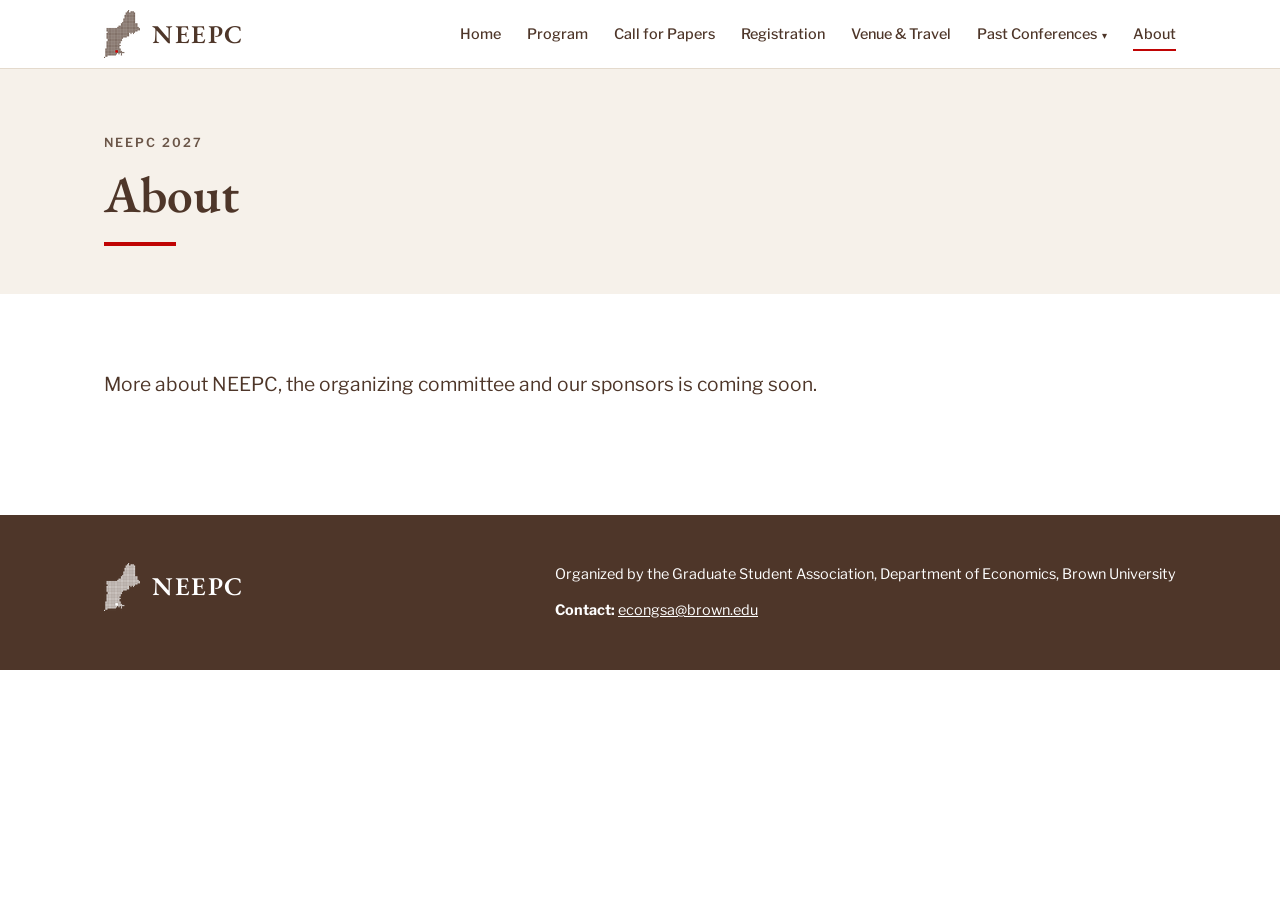
<file: about.html>
<!doctype html>
<html lang="en">
<head>
  <meta charset="utf-8">
  <meta name="viewport" content="width=device-width, initial-scale=1">
  <title>About | NEEPC 2027</title>
  <meta name="description" content="The 3rd New England Economics PhD Students Conference, hosted by the Graduate Student Association of the Department of Economics at Brown University.">
  <link rel="icon" href="favicon.svg" type="image/svg+xml">
  <link rel="preconnect" href="https://fonts.googleapis.com">
  <link rel="preconnect" href="https://fonts.gstatic.com" crossorigin>
  <link href="https://fonts.googleapis.com/css2?family=EB+Garamond:wght@500;600&family=Libre+Franklin:wght@400;500;600&display=swap" rel="stylesheet">
  <link rel="stylesheet" href="assets/css/style.css">
</head>
<body>

<header class="site-header">
  <div class="wrap">
    <a class="brand" href="./"><img src="assets/img/mark-header@1x.png" srcset="assets/img/mark-header@1x.png 1x, assets/img/mark-header@2x.png 2x, assets/img/mark-header@3x.png 3x, assets/img/mark-header@4x.png 4x" width="36" height="48" alt=""><span>NEEPC</span></a>
    <button class="nav-toggle" aria-expanded="false" aria-controls="nav">Menu</button>
    <ul class="nav" id="nav">
      <li><a href="./">Home</a></li>
      <li><a href="program.html">Program</a></li>
      <li><a href="call-for-papers.html">Call for Papers</a></li>
      <li><a href="registration.html">Registration</a></li>
      <li><a href="venue.html">Venue &amp; Travel</a></li>
      <li class="has-sub"><a href="past.html">Past Conferences</a><ul class="sub"><li><a href="2025.html">NEEPC 2025</a></li><li><a href="2026.html">NEEPC 2026</a></li></ul></li>
      <li><a href="about.html" aria-current="page">About</a></li>
    </ul>
  </div>
</header>

<main>
  <section class="page-head"><div class="wrap"><p class="eyebrow">NEEPC 2027</p><h1>About</h1><hr class="rule" style="margin-bottom:0"></div></section>
  <div class="wrap"><div class="page-body"><p class="lead">More about NEEPC, the organizing committee and our sponsors is coming soon.</p></div></div>
</main>

<footer class="site-footer">
  <div class="wrap">
    <a class="brand" href="./"><img src="assets/img/mark-header-white@1x.png" srcset="assets/img/mark-header-white@1x.png 1x, assets/img/mark-header-white@2x.png 2x, assets/img/mark-header-white@3x.png 3x, assets/img/mark-header-white@4x.png 4x" width="36" height="48" alt=""><span>NEEPC</span></a>
    <div class="footer-info">
      <p>Organized by the Graduate Student Association, Department of Economics, Brown University</p>
      <address><strong>Contact:</strong> <a href="mailto:econgsa@brown.edu">econgsa@brown.edu</a></address>
    </div>
  </div>
</footer>

<script>
  const toggle = document.querySelector('.nav-toggle');
  const nav = document.getElementById('nav');
  toggle.addEventListener('click', () => {
    const open = nav.classList.toggle('open');
    toggle.setAttribute('aria-expanded', open);
  });
</script>
</body>
</html>
</file>
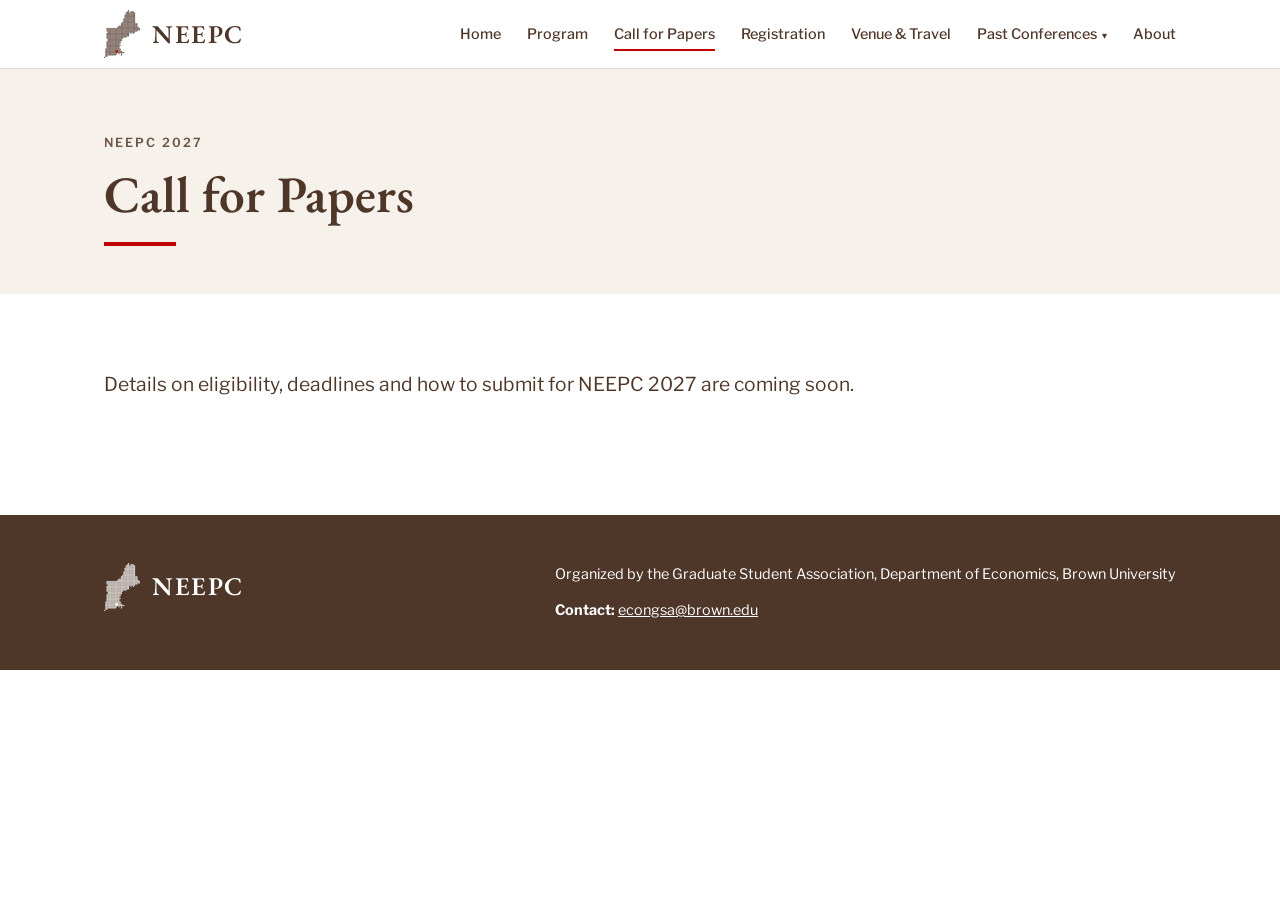
<file: call-for-papers.html>
<!doctype html>
<html lang="en">
<head>
  <meta charset="utf-8">
  <meta name="viewport" content="width=device-width, initial-scale=1">
  <title>Call for Papers | NEEPC 2027</title>
  <meta name="description" content="The 3rd New England Economics PhD Students Conference, hosted by the Graduate Student Association of the Department of Economics at Brown University.">
  <link rel="icon" href="favicon.svg" type="image/svg+xml">
  <link rel="preconnect" href="https://fonts.googleapis.com">
  <link rel="preconnect" href="https://fonts.gstatic.com" crossorigin>
  <link href="https://fonts.googleapis.com/css2?family=EB+Garamond:wght@500;600&family=Libre+Franklin:wght@400;500;600&display=swap" rel="stylesheet">
  <link rel="stylesheet" href="assets/css/style.css">
</head>
<body>

<header class="site-header">
  <div class="wrap">
    <a class="brand" href="./"><img src="assets/img/mark-header@1x.png" srcset="assets/img/mark-header@1x.png 1x, assets/img/mark-header@2x.png 2x, assets/img/mark-header@3x.png 3x, assets/img/mark-header@4x.png 4x" width="36" height="48" alt=""><span>NEEPC</span></a>
    <button class="nav-toggle" aria-expanded="false" aria-controls="nav">Menu</button>
    <ul class="nav" id="nav">
      <li><a href="./">Home</a></li>
      <li><a href="program.html">Program</a></li>
      <li><a href="call-for-papers.html" aria-current="page">Call for Papers</a></li>
      <li><a href="registration.html">Registration</a></li>
      <li><a href="venue.html">Venue &amp; Travel</a></li>
      <li class="has-sub"><a href="past.html">Past Conferences</a><ul class="sub"><li><a href="2025.html">NEEPC 2025</a></li><li><a href="2026.html">NEEPC 2026</a></li></ul></li>
      <li><a href="about.html">About</a></li>
    </ul>
  </div>
</header>

<main>
  <section class="page-head"><div class="wrap"><p class="eyebrow">NEEPC 2027</p><h1>Call for Papers</h1><hr class="rule" style="margin-bottom:0"></div></section>
  <div class="wrap"><div class="page-body"><p class="lead">Details on eligibility, deadlines and how to submit for NEEPC 2027 are coming soon.</p></div></div>
</main>

<footer class="site-footer">
  <div class="wrap">
    <a class="brand" href="./"><img src="assets/img/mark-header-white@1x.png" srcset="assets/img/mark-header-white@1x.png 1x, assets/img/mark-header-white@2x.png 2x, assets/img/mark-header-white@3x.png 3x, assets/img/mark-header-white@4x.png 4x" width="36" height="48" alt=""><span>NEEPC</span></a>
    <div class="footer-info">
      <p>Organized by the Graduate Student Association, Department of Economics, Brown University</p>
      <address><strong>Contact:</strong> <a href="mailto:econgsa@brown.edu">econgsa@brown.edu</a></address>
    </div>
  </div>
</footer>

<script>
  const toggle = document.querySelector('.nav-toggle');
  const nav = document.getElementById('nav');
  toggle.addEventListener('click', () => {
    const open = nav.classList.toggle('open');
    toggle.setAttribute('aria-expanded', open);
  });
</script>
</body>
</html>
</file>
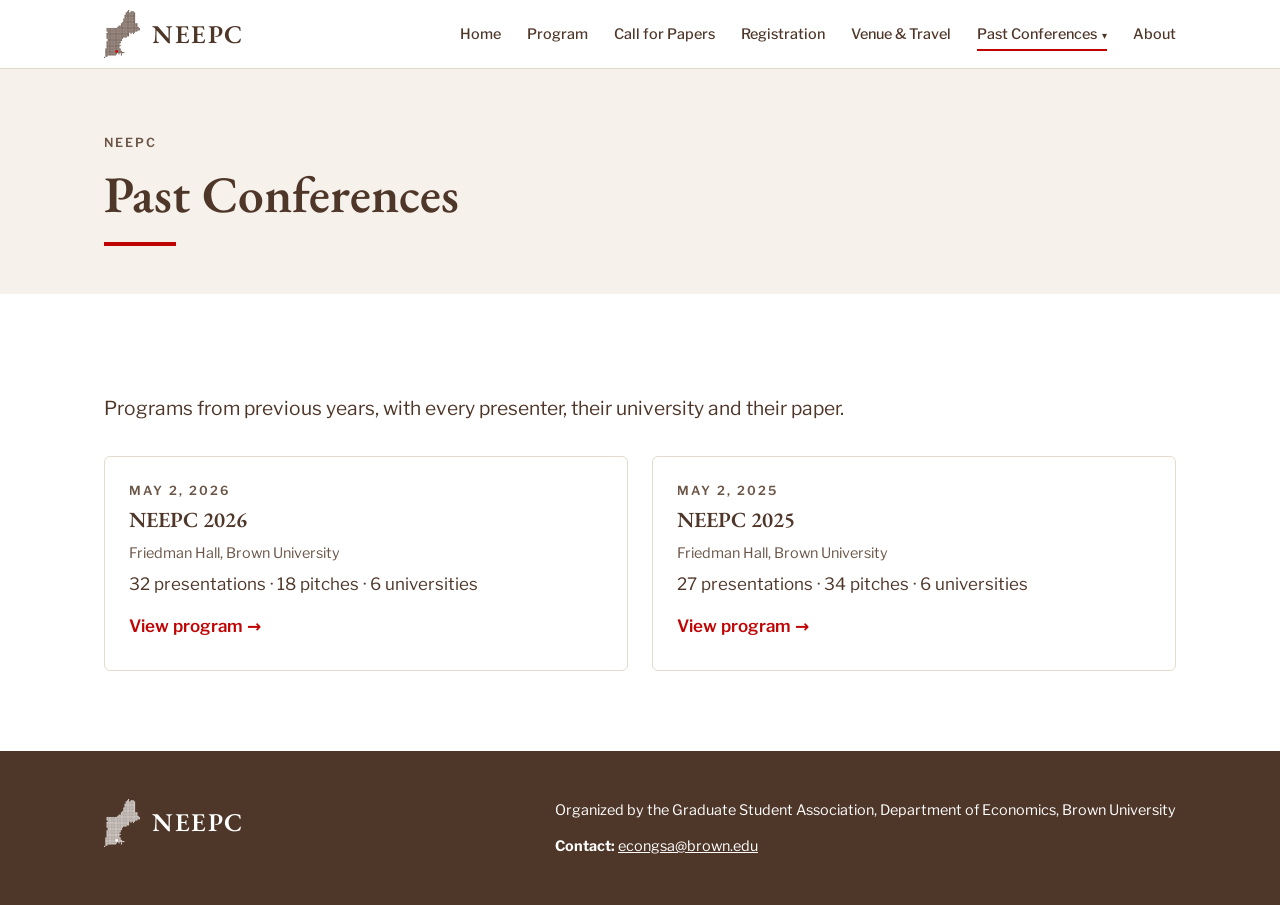
<file: past.html>
<!doctype html>
<html lang="en">
<head>
  <meta charset="utf-8">
  <meta name="viewport" content="width=device-width, initial-scale=1">
  <title>Past Conferences | NEEPC</title>
  <meta name="description" content="Programs from past NEEPC conferences.">
  <link rel="icon" href="favicon.svg" type="image/svg+xml">
  <link rel="preconnect" href="https://fonts.googleapis.com">
  <link rel="preconnect" href="https://fonts.gstatic.com" crossorigin>
  <link href="https://fonts.googleapis.com/css2?family=EB+Garamond:wght@500;600&family=Libre+Franklin:wght@400;500;600&display=swap" rel="stylesheet">
  <link rel="stylesheet" href="assets/css/style.css">
</head>
<body>

<header class="site-header">
  <div class="wrap">
    <a class="brand" href="./"><img src="assets/img/mark-header@1x.png" srcset="assets/img/mark-header@1x.png 1x, assets/img/mark-header@2x.png 2x, assets/img/mark-header@3x.png 3x, assets/img/mark-header@4x.png 4x" width="36" height="48" alt=""><span>NEEPC</span></a>
    <button class="nav-toggle" aria-expanded="false" aria-controls="nav">Menu</button>
    <ul class="nav" id="nav">
      <li><a href="./">Home</a></li>
      <li><a href="program.html">Program</a></li>
      <li><a href="call-for-papers.html">Call for Papers</a></li>
      <li><a href="registration.html">Registration</a></li>
      <li><a href="venue.html">Venue &amp; Travel</a></li>
      <li class="has-sub"><a href="past.html" aria-current="page">Past Conferences</a><ul class="sub"><li><a href="2025.html">NEEPC 2025</a></li><li><a href="2026.html">NEEPC 2026</a></li></ul></li>
      <li><a href="about.html">About</a></li>
    </ul>
  </div>
</header>

<main>
  <section class="page-head"><div class="wrap"><p class="eyebrow">NEEPC</p><h1>Past Conferences</h1><hr class="rule" style="margin-bottom:0"></div></section>
  <section class="block">
    <div class="wrap">
      <p class="lead">Programs from previous years, with every presenter, their university and their paper.</p>
      <div class="cards">
        <a class="card year-card" href="2026.html">
          <p class="eyebrow">May 2, 2026</p>
          <h3>NEEPC 2026</h3>
          <p class="meta">Friedman Hall, Brown University</p>
          <p>32 presentations · 18 pitches · 6 universities</p>
          <p class="more">View program →</p>
        </a>
        <a class="card year-card" href="2025.html">
          <p class="eyebrow">May 2, 2025</p>
          <h3>NEEPC 2025</h3>
          <p class="meta">Friedman Hall, Brown University</p>
          <p>27 presentations · 34 pitches · 6 universities</p>
          <p class="more">View program →</p>
        </a>
      </div>
    </div>
  </section>
</main>

<footer class="site-footer">
  <div class="wrap">
    <a class="brand" href="./"><img src="assets/img/mark-header-white@1x.png" srcset="assets/img/mark-header-white@1x.png 1x, assets/img/mark-header-white@2x.png 2x, assets/img/mark-header-white@3x.png 3x, assets/img/mark-header-white@4x.png 4x" width="36" height="48" alt=""><span>NEEPC</span></a>
    <div class="footer-info">
      <p>Organized by the Graduate Student Association, Department of Economics, Brown University</p>
      <address><strong>Contact:</strong> <a href="mailto:econgsa@brown.edu">econgsa@brown.edu</a></address>
    </div>
  </div>
</footer>

<script>
  const toggle = document.querySelector('.nav-toggle');
  const nav = document.getElementById('nav');
  toggle.addEventListener('click', () => {
    const open = nav.classList.toggle('open');
    toggle.setAttribute('aria-expanded', open);
  });
</script>
</body>
</html>
</file>
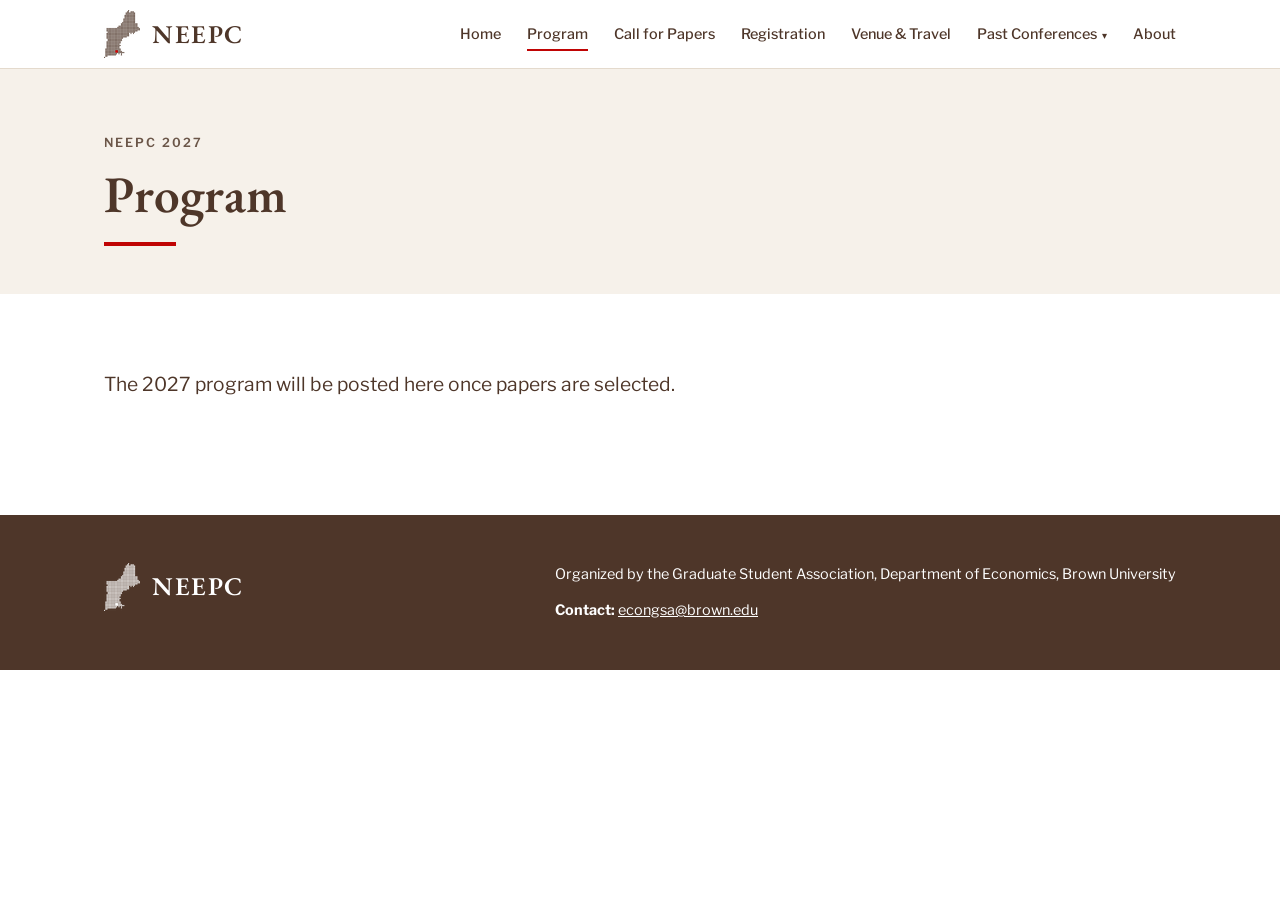
<file: program.html>
<!doctype html>
<html lang="en">
<head>
  <meta charset="utf-8">
  <meta name="viewport" content="width=device-width, initial-scale=1">
  <title>Program | NEEPC 2027</title>
  <meta name="description" content="The 3rd New England Economics PhD Students Conference, hosted by the Graduate Student Association of the Department of Economics at Brown University.">
  <link rel="icon" href="favicon.svg" type="image/svg+xml">
  <link rel="preconnect" href="https://fonts.googleapis.com">
  <link rel="preconnect" href="https://fonts.gstatic.com" crossorigin>
  <link href="https://fonts.googleapis.com/css2?family=EB+Garamond:wght@500;600&family=Libre+Franklin:wght@400;500;600&display=swap" rel="stylesheet">
  <link rel="stylesheet" href="assets/css/style.css">
</head>
<body>

<header class="site-header">
  <div class="wrap">
    <a class="brand" href="./"><img src="assets/img/mark-header@1x.png" srcset="assets/img/mark-header@1x.png 1x, assets/img/mark-header@2x.png 2x, assets/img/mark-header@3x.png 3x, assets/img/mark-header@4x.png 4x" width="36" height="48" alt=""><span>NEEPC</span></a>
    <button class="nav-toggle" aria-expanded="false" aria-controls="nav">Menu</button>
    <ul class="nav" id="nav">
      <li><a href="./">Home</a></li>
      <li><a href="program.html" aria-current="page">Program</a></li>
      <li><a href="call-for-papers.html">Call for Papers</a></li>
      <li><a href="registration.html">Registration</a></li>
      <li><a href="venue.html">Venue &amp; Travel</a></li>
      <li class="has-sub"><a href="past.html">Past Conferences</a><ul class="sub"><li><a href="2025.html">NEEPC 2025</a></li><li><a href="2026.html">NEEPC 2026</a></li></ul></li>
      <li><a href="about.html">About</a></li>
    </ul>
  </div>
</header>

<main>
  <section class="page-head"><div class="wrap"><p class="eyebrow">NEEPC 2027</p><h1>Program</h1><hr class="rule" style="margin-bottom:0"></div></section>
  <div class="wrap"><div class="page-body"><p class="lead">The 2027 program will be posted here once papers are selected.</p></div></div>
</main>

<footer class="site-footer">
  <div class="wrap">
    <a class="brand" href="./"><img src="assets/img/mark-header-white@1x.png" srcset="assets/img/mark-header-white@1x.png 1x, assets/img/mark-header-white@2x.png 2x, assets/img/mark-header-white@3x.png 3x, assets/img/mark-header-white@4x.png 4x" width="36" height="48" alt=""><span>NEEPC</span></a>
    <div class="footer-info">
      <p>Organized by the Graduate Student Association, Department of Economics, Brown University</p>
      <address><strong>Contact:</strong> <a href="mailto:econgsa@brown.edu">econgsa@brown.edu</a></address>
    </div>
  </div>
</footer>

<script>
  const toggle = document.querySelector('.nav-toggle');
  const nav = document.getElementById('nav');
  toggle.addEventListener('click', () => {
    const open = nav.classList.toggle('open');
    toggle.setAttribute('aria-expanded', open);
  });
</script>
</body>
</html>
</file>
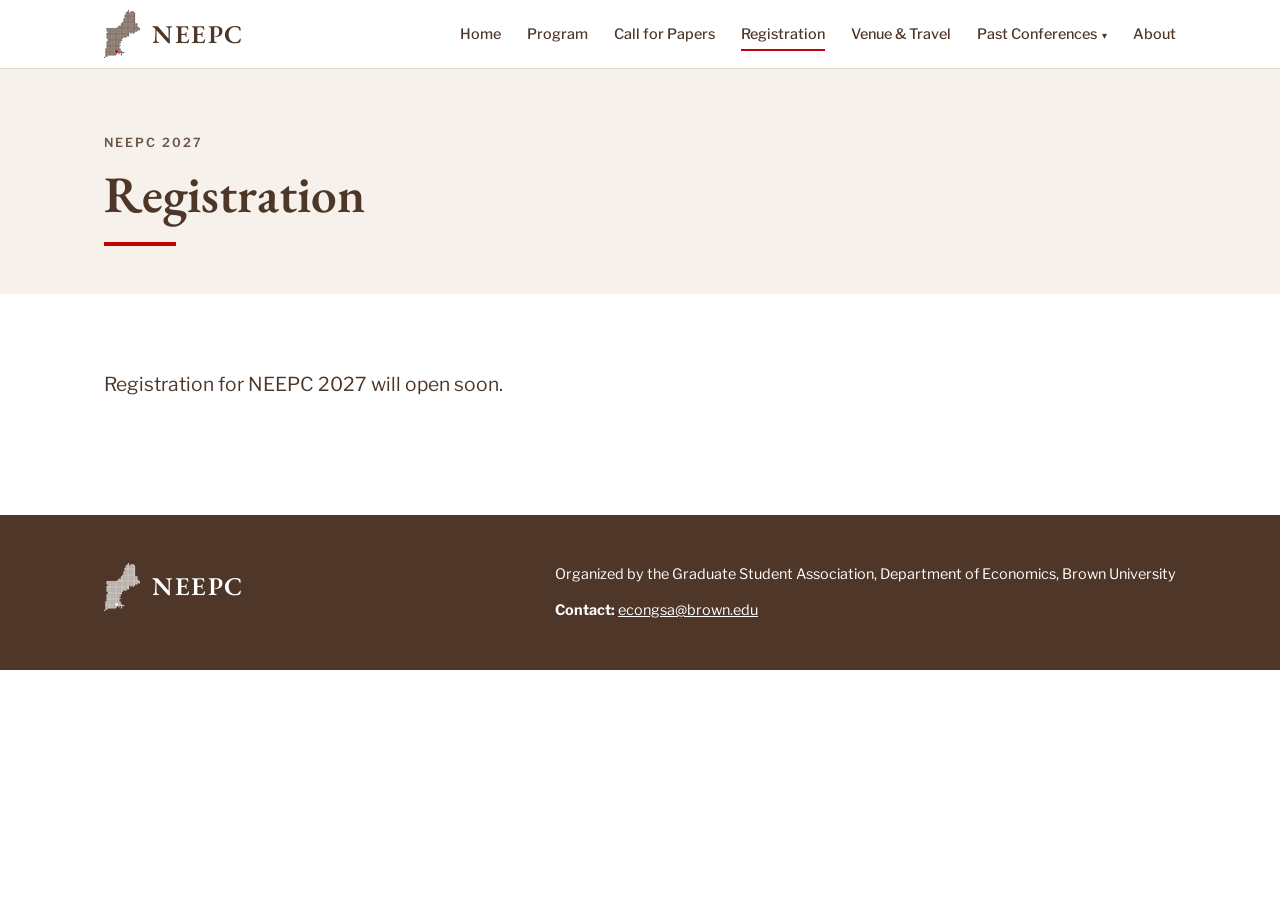
<file: registration.html>
<!doctype html>
<html lang="en">
<head>
  <meta charset="utf-8">
  <meta name="viewport" content="width=device-width, initial-scale=1">
  <title>Registration | NEEPC 2027</title>
  <meta name="description" content="The 3rd New England Economics PhD Students Conference, hosted by the Graduate Student Association of the Department of Economics at Brown University.">
  <link rel="icon" href="favicon.svg" type="image/svg+xml">
  <link rel="preconnect" href="https://fonts.googleapis.com">
  <link rel="preconnect" href="https://fonts.gstatic.com" crossorigin>
  <link href="https://fonts.googleapis.com/css2?family=EB+Garamond:wght@500;600&family=Libre+Franklin:wght@400;500;600&display=swap" rel="stylesheet">
  <link rel="stylesheet" href="assets/css/style.css">
</head>
<body>

<header class="site-header">
  <div class="wrap">
    <a class="brand" href="./"><img src="assets/img/mark-header@1x.png" srcset="assets/img/mark-header@1x.png 1x, assets/img/mark-header@2x.png 2x, assets/img/mark-header@3x.png 3x, assets/img/mark-header@4x.png 4x" width="36" height="48" alt=""><span>NEEPC</span></a>
    <button class="nav-toggle" aria-expanded="false" aria-controls="nav">Menu</button>
    <ul class="nav" id="nav">
      <li><a href="./">Home</a></li>
      <li><a href="program.html">Program</a></li>
      <li><a href="call-for-papers.html">Call for Papers</a></li>
      <li><a href="registration.html" aria-current="page">Registration</a></li>
      <li><a href="venue.html">Venue &amp; Travel</a></li>
      <li class="has-sub"><a href="past.html">Past Conferences</a><ul class="sub"><li><a href="2025.html">NEEPC 2025</a></li><li><a href="2026.html">NEEPC 2026</a></li></ul></li>
      <li><a href="about.html">About</a></li>
    </ul>
  </div>
</header>

<main>
  <section class="page-head"><div class="wrap"><p class="eyebrow">NEEPC 2027</p><h1>Registration</h1><hr class="rule" style="margin-bottom:0"></div></section>
  <div class="wrap"><div class="page-body"><p class="lead">Registration for NEEPC 2027 will open soon.</p></div></div>
</main>

<footer class="site-footer">
  <div class="wrap">
    <a class="brand" href="./"><img src="assets/img/mark-header-white@1x.png" srcset="assets/img/mark-header-white@1x.png 1x, assets/img/mark-header-white@2x.png 2x, assets/img/mark-header-white@3x.png 3x, assets/img/mark-header-white@4x.png 4x" width="36" height="48" alt=""><span>NEEPC</span></a>
    <div class="footer-info">
      <p>Organized by the Graduate Student Association, Department of Economics, Brown University</p>
      <address><strong>Contact:</strong> <a href="mailto:econgsa@brown.edu">econgsa@brown.edu</a></address>
    </div>
  </div>
</footer>

<script>
  const toggle = document.querySelector('.nav-toggle');
  const nav = document.getElementById('nav');
  toggle.addEventListener('click', () => {
    const open = nav.classList.toggle('open');
    toggle.setAttribute('aria-expanded', open);
  });
</script>
</body>
</html>
</file>
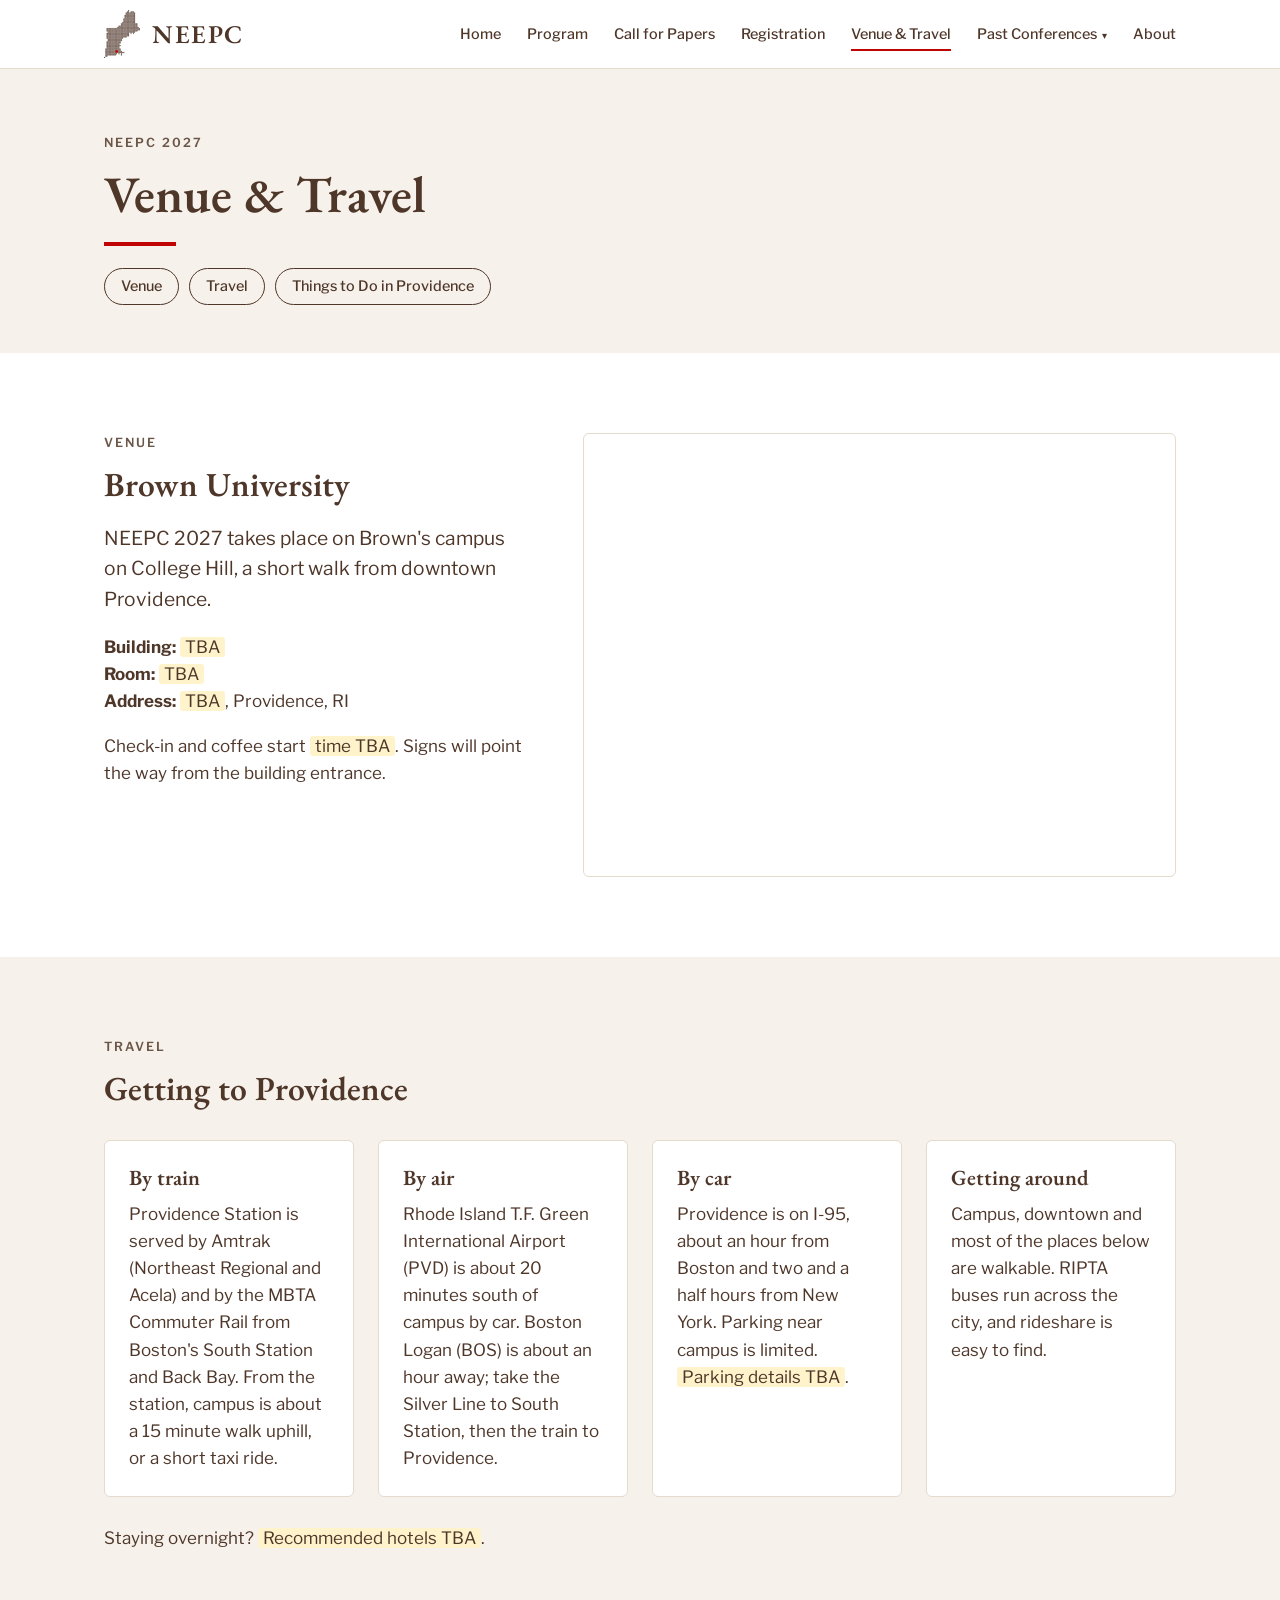
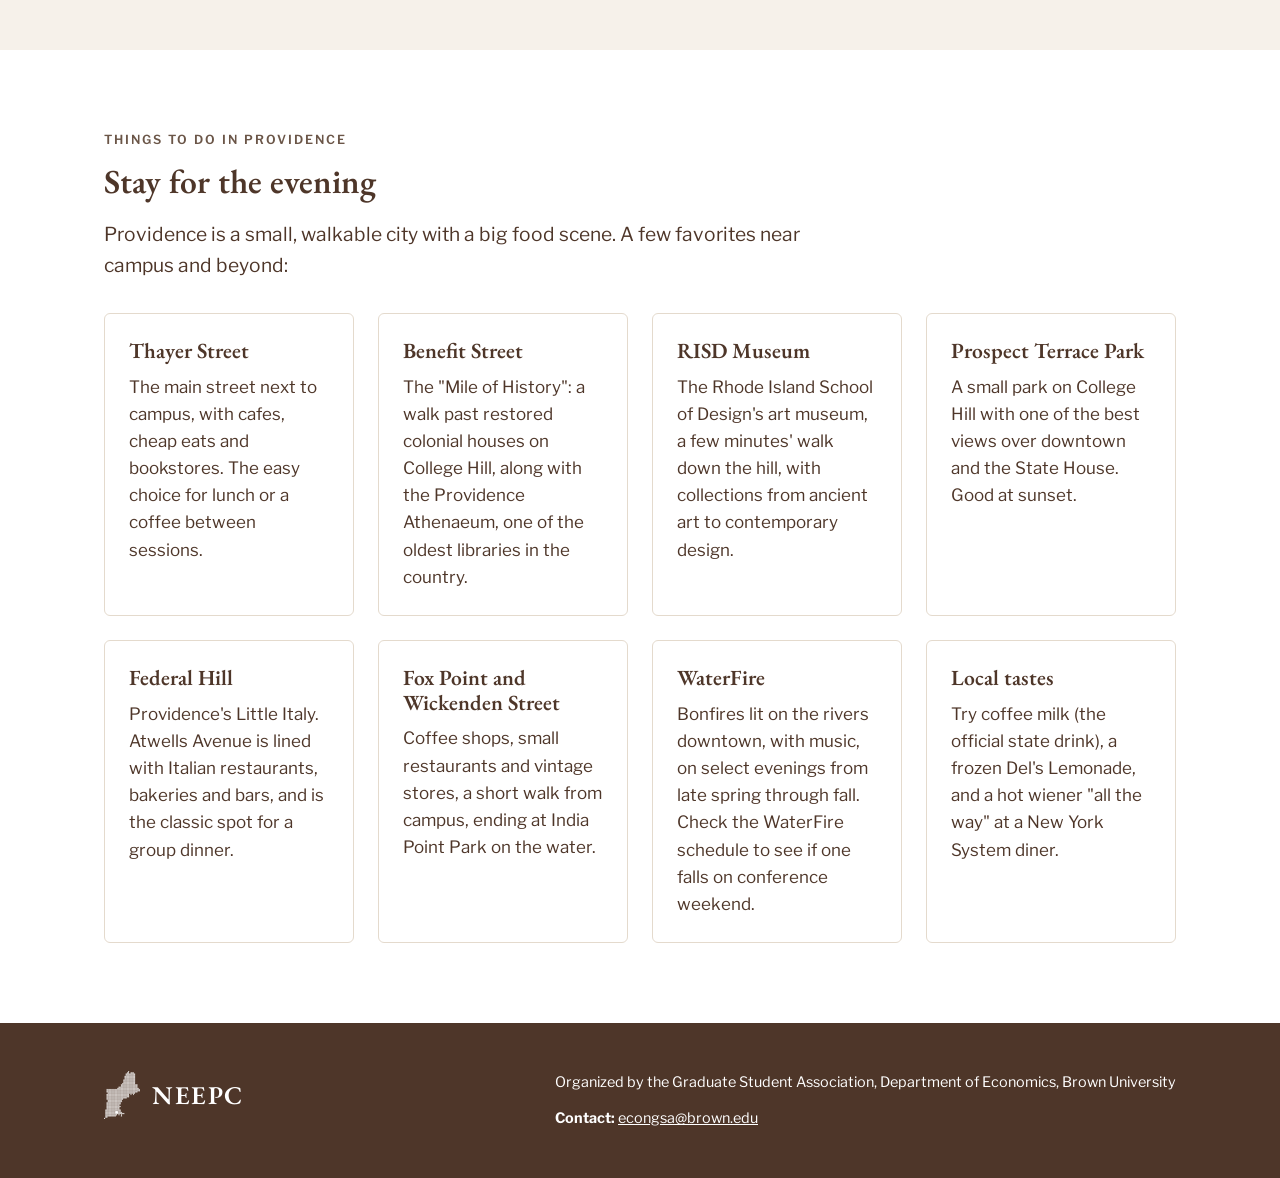
<file: venue.html>
<!doctype html>
<html lang="en">
<head>
  <meta charset="utf-8">
  <meta name="viewport" content="width=device-width, initial-scale=1">
  <title>Venue &amp; Travel | NEEPC 2027</title>
  <meta name="description" content="The 3rd New England Economics PhD Students Conference, hosted by the Graduate Student Association of the Department of Economics at Brown University.">
  <link rel="icon" href="favicon.svg" type="image/svg+xml">
  <link rel="preconnect" href="https://fonts.googleapis.com">
  <link rel="preconnect" href="https://fonts.gstatic.com" crossorigin>
  <link href="https://fonts.googleapis.com/css2?family=EB+Garamond:wght@500;600&family=Libre+Franklin:wght@400;500;600&display=swap" rel="stylesheet">
  <link rel="stylesheet" href="assets/css/style.css">
</head>
<body>

<header class="site-header">
  <div class="wrap">
    <a class="brand" href="./"><img src="assets/img/mark-header@1x.png" srcset="assets/img/mark-header@1x.png 1x, assets/img/mark-header@2x.png 2x, assets/img/mark-header@3x.png 3x, assets/img/mark-header@4x.png 4x" width="36" height="48" alt=""><span>NEEPC</span></a>
    <button class="nav-toggle" aria-expanded="false" aria-controls="nav">Menu</button>
    <ul class="nav" id="nav">
      <li><a href="./">Home</a></li>
      <li><a href="program.html">Program</a></li>
      <li><a href="call-for-papers.html">Call for Papers</a></li>
      <li><a href="registration.html">Registration</a></li>
      <li><a href="venue.html" aria-current="page">Venue &amp; Travel</a></li>
      <li class="has-sub"><a href="past.html">Past Conferences</a><ul class="sub"><li><a href="2025.html">NEEPC 2025</a></li><li><a href="2026.html">NEEPC 2026</a></li></ul></li>
      <li><a href="about.html">About</a></li>
    </ul>
  </div>
</header>

<main>
  <section class="page-head">
    <div class="wrap">
      <p class="eyebrow">NEEPC 2027</p>
      <h1>Venue &amp; Travel</h1>
      <hr class="rule">
      <nav class="subnav" aria-label="On this page">
        <a href="#venue">Venue</a>
        <a href="#travel">Travel</a>
        <a href="#things-to-do">Things to Do in Providence</a>
      </nav>
    </div>
  </section>

  <!-- VENUE: replace TBA with the building, room and address -->
  <section class="block" id="venue">
    <div class="wrap two-col">
      <div>
        <p class="eyebrow">Venue</p>
        <h2>Brown University</h2>
        <p class="lead">NEEPC 2027 takes place on Brown's campus on College Hill, a short walk from downtown Providence.</p>
        <p><strong>Building:</strong> <span class="tba">TBA</span><br>
          <strong>Room:</strong> <span class="tba">TBA</span><br>
          <strong>Address:</strong> <span class="tba">TBA</span>, Providence, RI</p>
        <p>Check-in and coffee start <span class="tba">time TBA</span>. Signs will point the way from the building entrance.</p>
      </div>
      <div class="map">
        <iframe title="Map of Brown University" src="https://maps.google.com/maps?q=Brown%20University%2C%20Providence%2C%20RI&amp;z=15&amp;output=embed" loading="lazy" referrerpolicy="no-referrer-when-downgrade"></iframe>
      </div>
    </div>
  </section>

  <!-- TRAVEL -->
  <section class="block alt" id="travel">
    <div class="wrap">
      <p class="eyebrow">Travel</p>
      <h2>Getting to Providence</h2>
      <div class="cards">
        <div class="card">
          <h3>By train</h3>
          <p>Providence Station is served by Amtrak (Northeast Regional and Acela) and by the MBTA Commuter Rail from Boston's South Station and Back Bay. From the station, campus is about a 15 minute walk uphill, or a short taxi ride.</p>
        </div>
        <div class="card">
          <h3>By air</h3>
          <p>Rhode Island T.F. Green International Airport (PVD) is about 20 minutes south of campus by car. Boston Logan (BOS) is about an hour away; take the Silver Line to South Station, then the train to Providence.</p>
        </div>
        <div class="card">
          <h3>By car</h3>
          <p>Providence is on I-95, about an hour from Boston and two and a half hours from New York. Parking near campus is limited. <span class="tba">Parking details TBA</span>.</p>
        </div>
        <div class="card">
          <h3>Getting around</h3>
          <p>Campus, downtown and most of the places below are walkable. RIPTA buses run across the city, and rideshare is easy to find.</p>
        </div>
      </div>
      <p style="margin-top:28px">Staying overnight? <span class="tba">Recommended hotels TBA</span>.</p>
    </div>
  </section>

  <!-- THINGS TO DO -->
  <section class="block" id="things-to-do">
    <div class="wrap">
      <p class="eyebrow">Things to Do in Providence</p>
      <h2>Stay for the evening</h2>
      <p class="lead" style="max-width:760px">Providence is a small, walkable city with a big food scene. A few favorites near campus and beyond:</p>
      <div class="cards">
        <div class="card">
          <h3>Thayer Street</h3>
          <p>The main street next to campus, with cafes, cheap eats and bookstores. The easy choice for lunch or a coffee between sessions.</p>
        </div>
        <div class="card">
          <h3>Benefit Street</h3>
          <p>The "Mile of History": a walk past restored colonial houses on College Hill, along with the Providence Athenaeum, one of the oldest libraries in the country.</p>
        </div>
        <div class="card">
          <h3>RISD Museum</h3>
          <p>The Rhode Island School of Design's art museum, a few minutes' walk down the hill, with collections from ancient art to contemporary design.</p>
        </div>
        <div class="card">
          <h3>Prospect Terrace Park</h3>
          <p>A small park on College Hill with one of the best views over downtown and the State House. Good at sunset.</p>
        </div>
        <div class="card">
          <h3>Federal Hill</h3>
          <p>Providence's Little Italy. Atwells Avenue is lined with Italian restaurants, bakeries and bars, and is the classic spot for a group dinner.</p>
        </div>
        <div class="card">
          <h3>Fox Point and Wickenden Street</h3>
          <p>Coffee shops, small restaurants and vintage stores, a short walk from campus, ending at India Point Park on the water.</p>
        </div>
        <div class="card">
          <h3>WaterFire</h3>
          <p>Bonfires lit on the rivers downtown, with music, on select evenings from late spring through fall. Check the WaterFire schedule to see if one falls on conference weekend.</p>
        </div>
        <div class="card">
          <h3>Local tastes</h3>
          <p>Try coffee milk (the official state drink), a frozen Del's Lemonade, and a hot wiener "all the way" at a New York System diner.</p>
        </div>
      </div>
    </div>
  </section>
</main>

<footer class="site-footer">
  <div class="wrap">
    <a class="brand" href="./"><img src="assets/img/mark-header-white@1x.png" srcset="assets/img/mark-header-white@1x.png 1x, assets/img/mark-header-white@2x.png 2x, assets/img/mark-header-white@3x.png 3x, assets/img/mark-header-white@4x.png 4x" width="36" height="48" alt=""><span>NEEPC</span></a>
    <div class="footer-info">
      <p>Organized by the Graduate Student Association, Department of Economics, Brown University</p>
      <address><strong>Contact:</strong> <a href="mailto:econgsa@brown.edu">econgsa@brown.edu</a></address>
    </div>
  </div>
</footer>

<script>
  const toggle = document.querySelector('.nav-toggle');
  const nav = document.getElementById('nav');
  toggle.addEventListener('click', () => {
    const open = nav.classList.toggle('open');
    toggle.setAttribute('aria-expanded', open);
  });
</script>
</body>
</html>
</file>
<file: assets/css/style.css>
/* NEEPC site styles. Colors and fonts follow the logo design. */
:root {
  --brown: #4E3629;
  --brown-soft: #6B5648;
  --red: #C00404;
  --gold: #FFC72C;
  --cream: #F6F1EA;
  --white: #FFFFFF;
  --line: #E4DACD;
  --serif: 'EB Garamond', Georgia, serif;
  --sans: 'Libre Franklin', system-ui, -apple-system, sans-serif;
  --max: 1120px;
}

* { box-sizing: border-box; }
html { scroll-behavior: smooth; }
body {
  margin: 0;
  font-family: var(--sans);
  font-size: 17px;
  line-height: 1.6;
  color: var(--brown);
  background: var(--white);
}
img { max-width: 100%; display: block; }
a { color: var(--red); }
a:hover { color: var(--brown); }
h1, h2, h3 { font-family: var(--serif); font-weight: 600; line-height: 1.15; margin: 0 0 .5em; }
h2 { font-size: 2.1rem; }
h3 { font-size: 1.35rem; }
.wrap { max-width: var(--max); margin: 0 auto; padding: 0 24px; }
.eyebrow {
  font-size: .78rem; font-weight: 600; letter-spacing: .16em; text-transform: uppercase;
  color: var(--brown-soft); margin: 0 0 .75rem;
}
.rule { width: 72px; height: 4px; background: var(--red); border: 0; margin: 18px 0 22px; }
.tba { background: #FFF3CC; padding: 0 .3em; border-radius: 3px; }

/* Header */
.site-header {
  position: sticky; top: 0; z-index: 10;
  background: rgba(255,255,255,.96); border-bottom: 1px solid var(--line);
  backdrop-filter: blur(6px);
}
.site-header .wrap { display: flex; align-items: center; justify-content: space-between; height: 68px; }
.brand { display: flex; align-items: center; gap: 12px; text-decoration: none; color: var(--brown); }
.brand img { width: 36px; height: 48px; flex-shrink: 0; }
.brand span { font-family: var(--serif); font-weight: 600; font-size: 1.6rem; letter-spacing: .06em; }
.nav { display: flex; gap: 26px; list-style: none; margin: 0; padding: 0; }
.nav a {
  text-decoration: none; color: var(--brown); font-size: .9rem; font-weight: 500;
  padding: 6px 0; border-bottom: 2px solid transparent;
}
.nav a:hover, .nav a[aria-current="page"] { border-bottom-color: var(--red); color: var(--brown); }
.nav-toggle {
  display: none; background: none; border: 1px solid var(--line); border-radius: 6px;
  font: inherit; font-size: .9rem; color: var(--brown); padding: 6px 12px; cursor: pointer;
}

/* Buttons */
.btn {
  display: inline-block; padding: 12px 22px; border-radius: 4px; font-weight: 600; font-size: .95rem;
  text-decoration: none; border: 2px solid var(--red); background: var(--red); color: var(--white);
}
.btn:hover { background: var(--brown); border-color: var(--brown); color: var(--white); }
.btn.ghost { background: transparent; color: var(--brown); border-color: var(--brown); }
.btn.ghost:hover { background: var(--brown); color: var(--white); }
.actions { display: flex; flex-wrap: wrap; gap: 12px; margin-top: 28px; }

/* Hero */
.hero { display: grid; grid-template-columns: minmax(0,1fr) minmax(0,1fr); background: var(--cream); min-height: 560px; }
.hero-text { padding: 72px 56px 72px max(24px, calc((100vw - var(--max)) / 2 + 24px)); align-self: center; }
.hero-mark { width: 84px; margin-bottom: 22px; }
.hero h1 { font-size: clamp(2.6rem, 5vw, 4.2rem); letter-spacing: .02em; margin: 0; }
.hero .subtitle { font-size: .95rem; font-weight: 600; letter-spacing: .14em; text-transform: uppercase; margin: 0; }
.hero .when { font-size: 1.15rem; margin: 18px 0 0; }
.hero-photo { position: relative; min-height: 360px; }
.hero-photo img { position: absolute; inset: 0; width: 100%; height: 100%; object-fit: cover; object-position: 45% 50%; }
.hero-photo figcaption {
  position: absolute; left: 0; bottom: 0; padding: 6px 12px; font-size: .75rem;
  background: rgba(78,54,41,.85); color: var(--white);
}

/* Key dates band */
.dates { background: var(--brown); color: var(--white); padding: 40px 0; }
.dates .eyebrow { color: #D9CBBB; }
.dates ol { list-style: none; margin: 0; padding: 0; display: grid; grid-template-columns: repeat(5, minmax(0,1fr)); gap: 20px; }
.dates li { border-top: 2px solid rgba(255,255,255,.3); padding-top: 12px; }
.dates li.highlight { border-top-color: var(--gold); }
.dates .label { display: block; font-size: .8rem; letter-spacing: .08em; text-transform: uppercase; color: #D9CBBB; }
.dates .date { font-family: var(--serif); font-size: 1.4rem; font-weight: 600; }
.dates .tba { background: rgba(255,199,44,.25); color: var(--white); }

/* Sections */
section.block { padding: 80px 0; }
section.block.alt { background: var(--cream); }
.two-col { display: grid; grid-template-columns: 1fr 1.4fr; gap: 56px; align-items: start; }
.lead { font-size: 1.2rem; }

.cards { display: grid; grid-template-columns: repeat(auto-fit, minmax(240px, 1fr)); gap: 24px; margin-top: 32px; }
.card { background: var(--white); border: 1px solid var(--line); border-radius: 6px; padding: 24px; }
.card .avatar {
  width: 88px; height: 88px; border-radius: 50%; background: var(--cream);
  display: grid; place-items: center; margin-bottom: 16px; color: var(--brown-soft); font-size: .8rem;
}
.card p { margin: 0; }
.card .meta { color: var(--brown-soft); font-size: .9rem; }

.stats { display: grid; grid-template-columns: repeat(4, 1fr); gap: 24px; margin-top: 32px; text-align: center; }
.stat .num { font-family: var(--serif); font-size: 3.2rem; font-weight: 600; line-height: 1; color: var(--red); }
.stat .what { font-size: .85rem; letter-spacing: .08em; text-transform: uppercase; margin-top: 8px; }

.schools { display: flex; flex-wrap: wrap; gap: 12px; list-style: none; padding: 0; margin: 28px 0 0; }
.schools li { border: 1px solid var(--line); background: var(--white); border-radius: 999px; padding: 8px 18px; font-size: .95rem; }

/* Simple inner pages */
.page-head { background: var(--cream); padding: 64px 0 48px; }
.page-head h1 { font-size: clamp(2.2rem, 4vw, 3.2rem); margin: 0; }
.page-body { padding: 56px 0 96px; max-width: 760px; }

/* Footer */
.site-footer { background: var(--brown); color: var(--white); padding: 48px 0; font-size: .9rem; }
.site-footer .wrap { display: flex; flex-wrap: wrap; justify-content: space-between; gap: 24px; align-items: center; }
.site-footer .brand { color: var(--white); }
.site-footer a { color: var(--white); }
.site-footer a:hover { color: var(--gold); }
.site-footer p { margin: 0; }

/* Phones and small tablets */
@media (max-width: 900px) {
  .nav-toggle { display: block; }
  .nav {
    display: none; position: absolute; top: 68px; left: 0; right: 0; flex-direction: column; gap: 0;
    background: var(--white); border-bottom: 1px solid var(--line); padding: 8px 24px 16px;
  }
  .nav.open { display: flex; }
  .nav a { display: block; padding: 10px 0; border-bottom: 1px solid var(--line); }
  .hero { grid-template-columns: minmax(0,1fr); min-height: 0; }
  .hero-text { padding: 48px 24px; }
  .hero-photo { min-height: 300px; aspect-ratio: 4 / 3; }
  .dates ol { grid-template-columns: repeat(2, minmax(0,1fr)); }
  .two-col { grid-template-columns: 1fr; gap: 16px; }
  .stats { grid-template-columns: repeat(2, 1fr); }
  section.block { padding: 56px 0; }
}
@media (max-width: 480px) {
  .wrap { padding: 0 16px; }
  .hero-text { padding: 40px 16px; }
  .dates ol { grid-template-columns: 1fr; }
}

/* In-page section links (Venue & Travel) */
.subnav { display: flex; flex-wrap: wrap; gap: 10px; }
.subnav a {
  text-decoration: none; color: var(--brown); font-size: .9rem; font-weight: 500;
  border: 1px solid var(--brown); border-radius: 999px; padding: 6px 16px;
}
.subnav a:hover { background: var(--brown); color: var(--white); }
section[id] { scroll-margin-top: 72px; }
.card h3 + p { margin-top: 4px; }
.map { border-radius: 6px; overflow: hidden; border: 1px solid var(--line); aspect-ratio: 4 / 3; }
.map iframe { width: 100%; height: 100%; border: 0; display: block; }
.site-footer .wrap { align-items: flex-start; }
.footer-info { display: flex; flex-direction: column; gap: 14px; }
.footer-info address { font-style: normal; line-height: 1.5; }

/* Past Conferences dropdown */
.nav .has-sub { position: relative; }
.nav .has-sub > a::after { content: "▾"; font-size: .7em; margin-left: 5px; }
.nav .sub {
  display: none; position: absolute; top: 100%; left: -16px; min-width: 170px; z-index: 20;
  list-style: none; margin: 0; padding: 8px 0; background: var(--white);
  border: 1px solid var(--line); border-radius: 6px; box-shadow: 0 8px 24px rgba(78,54,41,.12);
}
.nav .has-sub:hover .sub, .nav .has-sub:focus-within .sub { display: block; }
.nav .sub a { display: block; padding: 8px 16px; border-bottom: 0; white-space: nowrap; }
.nav .sub a:hover { background: var(--cream); }

/* Past conference pages */
.eyebrow a { color: inherit; text-decoration: none; }
.eyebrow a:hover { color: var(--red); }
.year-head.has-photo { display: grid; grid-template-columns: minmax(0,1.2fr) minmax(0,1fr); gap: 48px; align-items: center; }
.year-photo { margin: 0; }
.year-photo img { width: 100%; aspect-ratio: 4 / 3; object-fit: cover; border-radius: 6px; }
.year-meta { font-size: 1.15rem; margin: 0; }
.year-stats { list-style: none; display: flex; flex-wrap: wrap; gap: 8px 28px; padding: 0; margin: 18px 0 0; }
.year-stats strong { font-family: var(--serif); font-size: 1.9rem; color: var(--red); margin-right: 4px; }
.formats { padding-left: 18px; color: var(--brown-soft); font-size: .95rem; }
.formats li { margin-bottom: 8px; }
.glance { list-style: none; margin: 0; padding: 0; border-top: 1px solid var(--line); }
.glance li { display: grid; grid-template-columns: 150px minmax(0,1fr); gap: 16px; padding: 10px 0; border-bottom: 1px solid var(--line); }
.glance .t { color: var(--brown-soft); font-variant-numeric: tabular-nums; }
.glance .is-session .l a { font-weight: 600; }
.session {
  background: var(--white); border: 1px solid var(--line); border-radius: 6px;
  padding: 28px; margin-top: 28px; scroll-margin-top: 84px;
}
.session-head {
  display: flex; flex-wrap: wrap; justify-content: space-between; align-items: baseline; gap: 4px 16px;
  border-bottom: 2px solid var(--brown); padding-bottom: 10px;
}
.session-head h3 { margin: 0; font-size: 1.6rem; }
.session-time { font-weight: 600; color: var(--red); }
.room { margin-top: 24px; }
.room-head { display: flex; flex-wrap: wrap; align-items: baseline; gap: 4px 14px; margin-bottom: 6px; }
.room-head h4 { margin: 0; font-size: .8rem; font-weight: 600; letter-spacing: .14em; text-transform: uppercase; }
.room-topic { font-family: var(--serif); font-size: 1.15rem; font-weight: 600; }
.room-host { margin-left: auto; color: var(--brown-soft); font-size: .88rem; }
table.talks { width: 100%; border-collapse: collapse; font-size: .95rem; }
table.talks th {
  text-align: left; font-size: .72rem; font-weight: 600; letter-spacing: .1em; text-transform: uppercase;
  color: var(--brown-soft); padding: 6px 16px 6px 0; border-bottom: 1px solid var(--line);
}
table.talks td { padding: 10px 16px 10px 0; border-bottom: 1px solid var(--line); vertical-align: top; }
table.talks tr:last-child td { border-bottom: 0; }
table.talks .who { width: 24%; font-weight: 600; }
table.talks .aff { width: 18%; color: var(--brown-soft); }
table.talks.no-titles .who { width: 40%; }
.year-card { display: block; text-decoration: none; color: var(--brown); }
.year-card:hover { border-color: var(--brown); color: var(--brown); }
.year-card p { margin: 0 0 6px; }
.year-card .more { color: var(--red); font-weight: 600; margin-top: 14px; }

@media (max-width: 900px) {
  .nav .has-sub > a::after { content: none; }
  .nav .sub { display: block; position: static; border: 0; box-shadow: none; padding: 0 0 0 16px; min-width: 0; }
  .nav .sub a { border-bottom: 1px solid var(--line); padding: 10px 0; }
  .year-head.has-photo { grid-template-columns: minmax(0,1fr); gap: 28px; }
}
@media (max-width: 700px) {
  .glance li { grid-template-columns: 120px minmax(0,1fr); }
  .session { padding: 20px 16px; }
  .room-host { margin-left: 0; width: 100%; }
  table.talks thead { display: none; }
  table.talks, table.talks tbody, table.talks tr { display: block; width: 100%; }
  table.talks tr { padding: 10px 0; border-bottom: 1px solid var(--line); }
  table.talks tr:last-child { border-bottom: 0; }
  table.talks td { display: inline; padding: 0; border: 0; }
  table.talks .who, table.talks .aff, table.talks.no-titles .who { width: auto; }
  table.talks .aff::before { content: " · "; }
  table.talks .paper { display: block; margin-top: 2px; }
}
</file>
